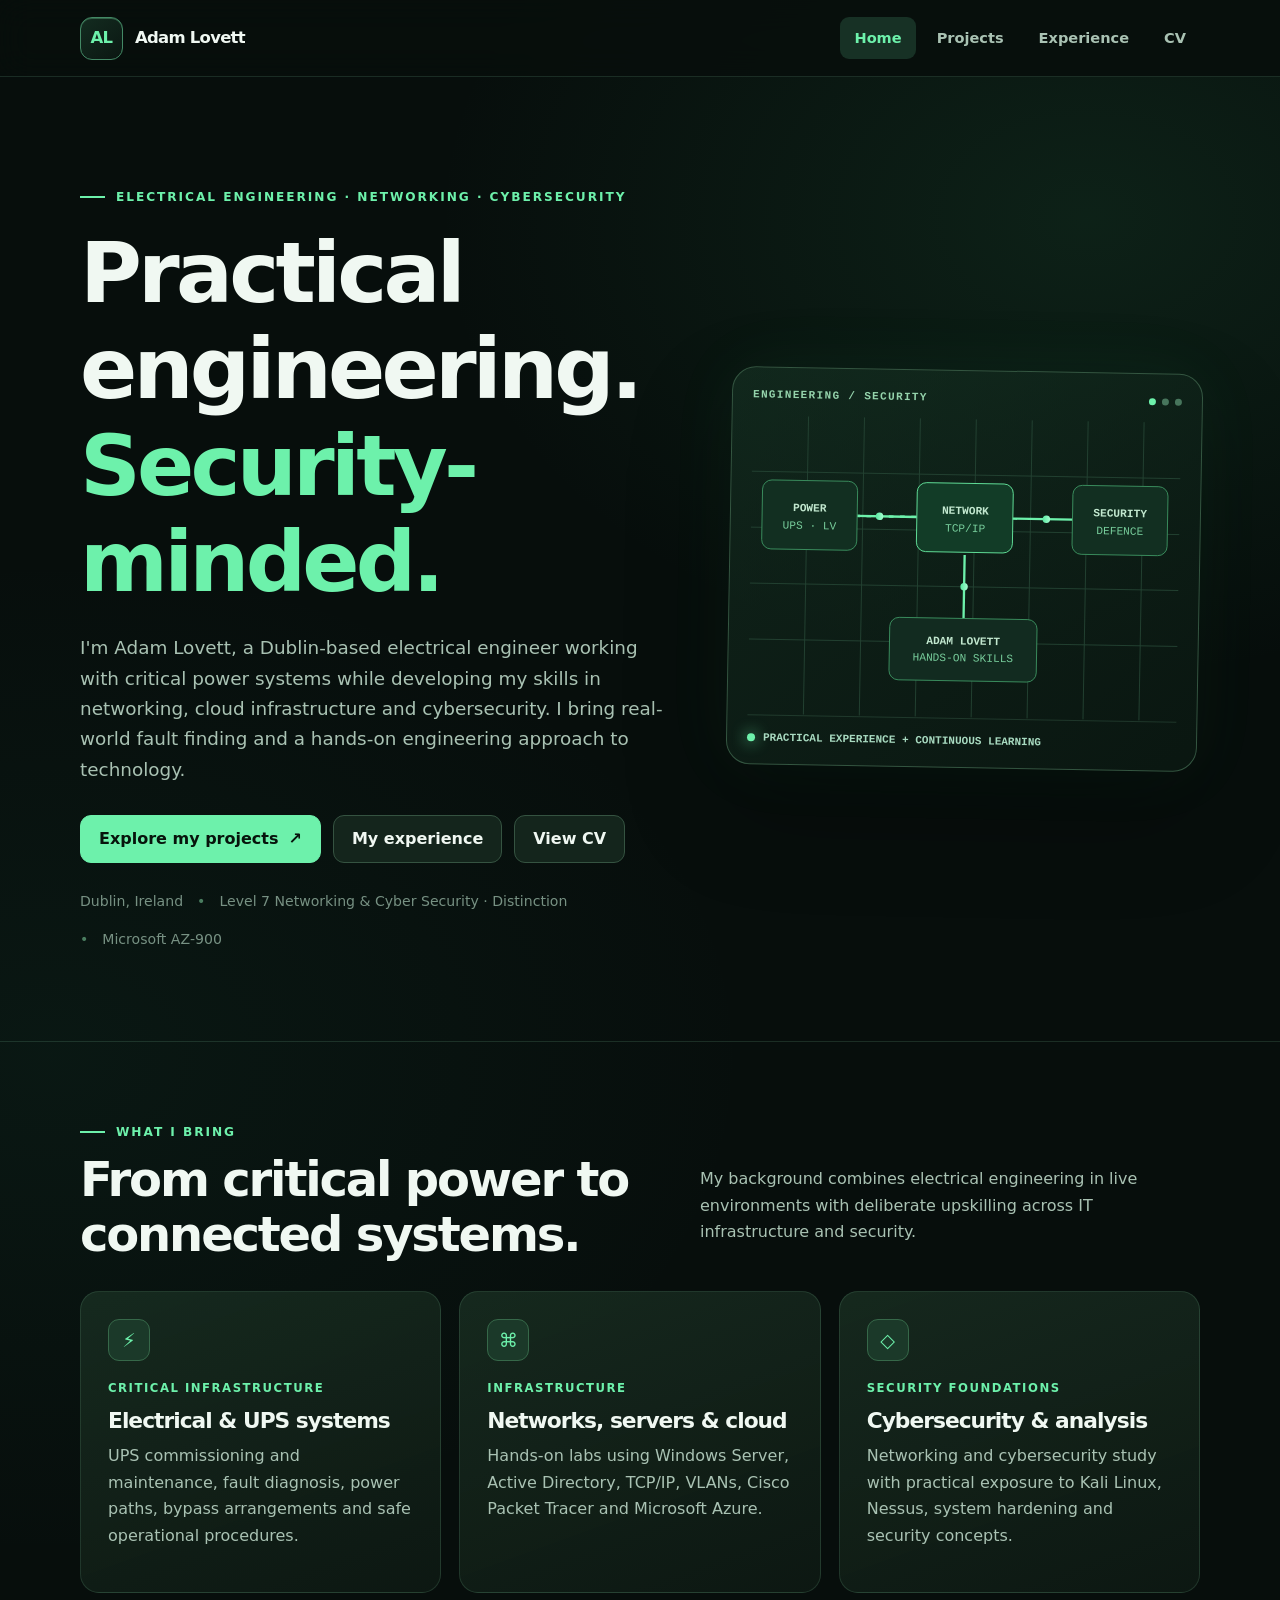
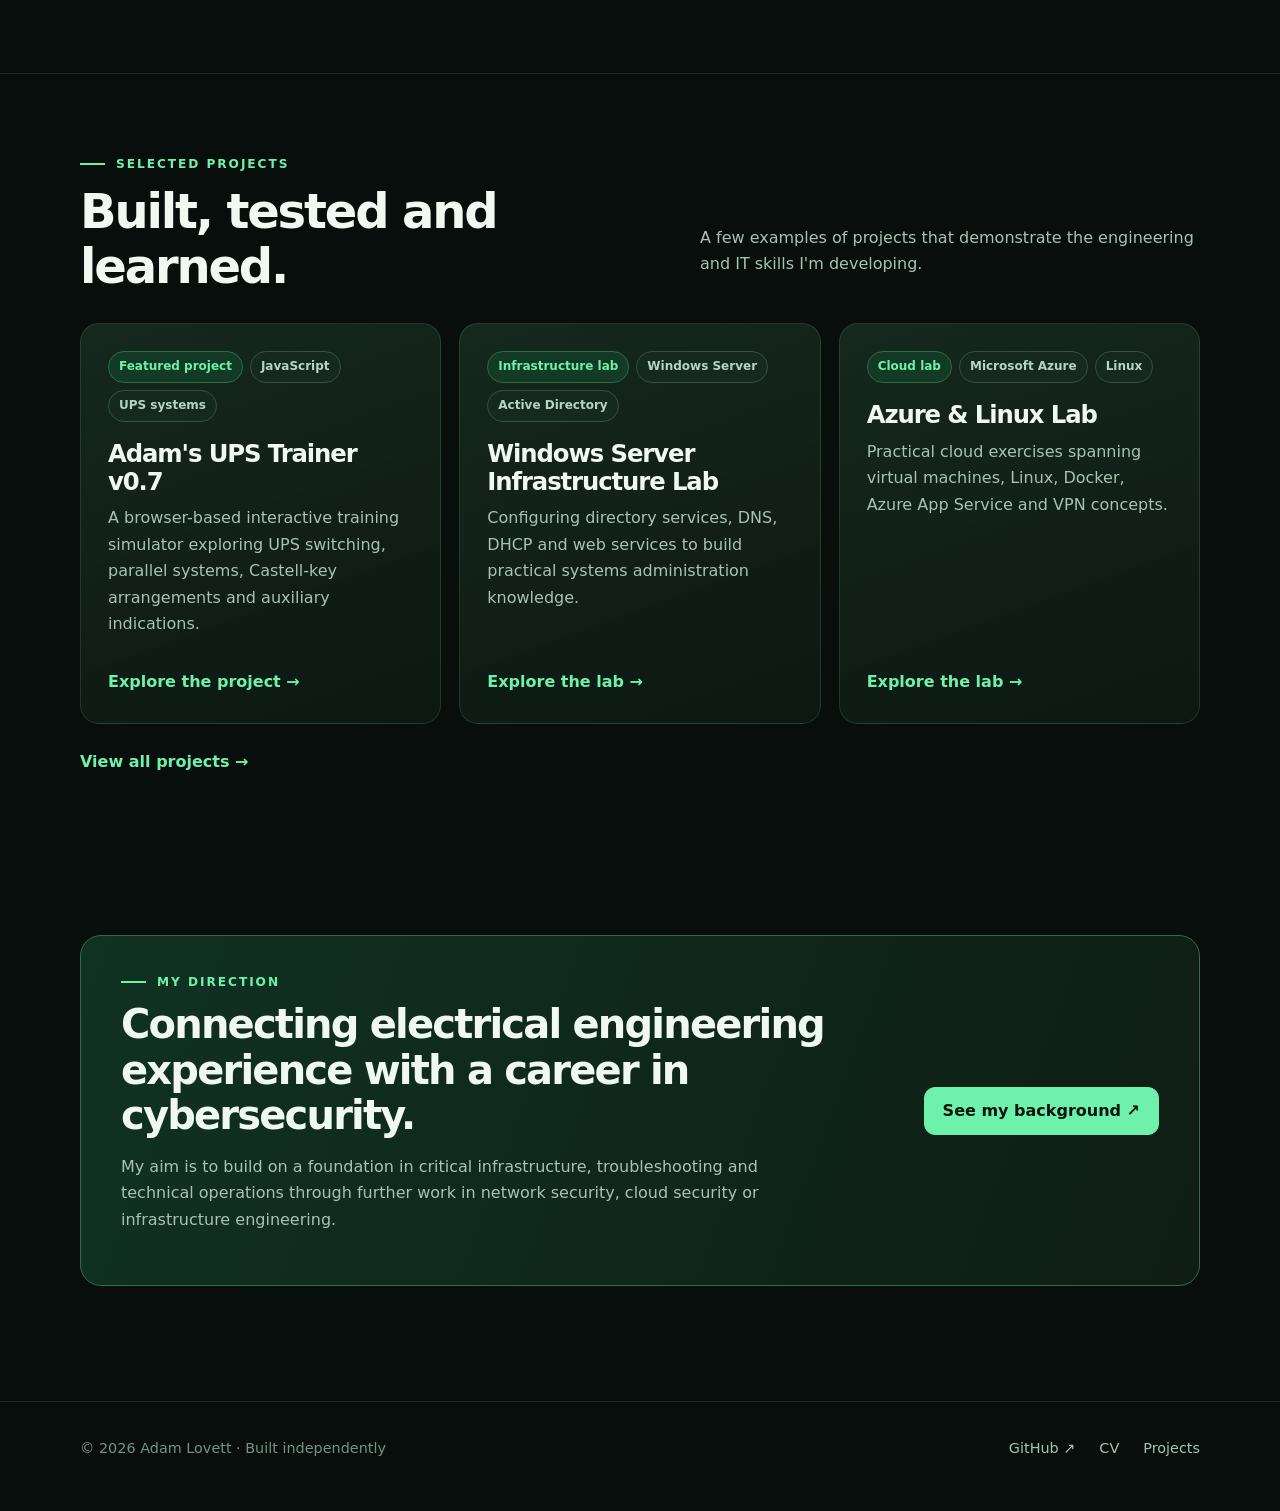
<file: index.html>
<!doctype html><html lang="en"><head><meta charset="utf-8"><meta name="viewport" content="width=device-width,initial-scale=1"><meta name="theme-color" content="#07100b"><meta name="description" content="Adam Lovett — electrical engineer with experience in critical power systems, networking, cloud infrastructure and cybersecurity."><title>Electrical Engineering &amp; Cybersecurity | Adam Lovett</title><link rel="icon" type="image/svg+xml" href="assets/favicon.svg"><link rel="stylesheet" href="assets/styles.css"></head><body><a class="skip-link" href="#main">Skip to content</a><header class="site-header"><div class="container nav"><a class="identity" href="index.html" aria-label="Adam Lovett home"><span class="monogram">AL</span><span>Adam Lovett</span></a><button class="menu-button" data-menu-button type="button" aria-expanded="false" aria-controls="main-navigation">Menu</button><nav class="nav-links" id="main-navigation" data-nav aria-label="Main navigation"><a href="index.html" class="active" aria-current="page">Home</a>
<a href="projects.html">Projects</a>
<a href="experience.html">Experience</a>
<a href="cv.html">CV</a></nav></div></header><main id="main"><section class="hero"><div class="container hero-grid"><div><div class="eyebrow">Electrical engineering · Networking · Cybersecurity</div><h1>Practical engineering.<br><span class="highlight">Security-minded.</span></h1><p class="lead">I'm Adam Lovett, a Dublin-based electrical engineer working with critical power systems while developing my skills in networking, cloud infrastructure and cybersecurity. I bring real-world fault finding and a hands-on engineering approach to technology.</p><div class="buttons"><a class="button primary" href="projects.html">Explore my projects <span aria-hidden="true">↗</span></a><a class="button" href="experience.html">My experience</a><a class="button" href="cv.html">View CV</a></div><div class="meta-row"><span>Dublin, Ireland</span><span>Level 7 Networking &amp; Cyber Security · Distinction</span><span>Microsoft AZ-900</span></div></div><div class="system-graphic" aria-label="Conceptual diagram connecting power engineering, networks and cybersecurity" role="img"><div class="graphic-head"><span>ENGINEERING / SECURITY</span><span class="graphic-dots"><i></i><i></i><i></i></span></div><svg viewBox="0 0 460 320" xmlns="http://www.w3.org/2000/svg" aria-hidden="true"><defs><linearGradient id="g" x1="0" x2="1"><stop stop-color="#58e7a0"/><stop offset="1" stop-color="#a5ffd1"/></linearGradient></defs><g stroke="#244333" stroke-width="1"><path d="M0 60H460M0 120H460M0 180H460M0 240H460M60 0V320M120 0V320M180 0V320M240 0V320M300 0V320M360 0V320M420 0V320"/></g><g fill="none" stroke="#6df1ab" stroke-width="2.5"><path d="M100 106H178M280 106H360M230 146V214"/><path d="M100 106H178" stroke-dasharray="5 7"/></g><g font-size="12" font-family="ui-monospace,monospace" fill="#c2e8cf" text-anchor="middle"><rect x="12" y="69" rx="10" width="102" height="74" fill="#122f21" stroke="#3c9261"/><text x="63" y="102" font-weight="bold">POWER</text><text x="63" y="121" fill="#78ce9c">UPS · LV</text><rect x="178" y="69" rx="10" width="103" height="74" fill="#123c27" stroke="#65e79d"/><text x="230" y="102" font-weight="bold">NETWORK</text><text x="230" y="121" fill="#78ce9c">TCP/IP</text><rect x="345" y="69" rx="10" width="102" height="74" fill="#122f21" stroke="#3c9261"/><text x="396" y="102" font-weight="bold">SECURITY</text><text x="396" y="121" fill="#78ce9c">DEFENCE</text><rect x="151" y="214" rx="10" width="158" height="67" fill="#122b20" stroke="#3c9261"/><text x="230" y="242" font-weight="bold">ADAM LOVETT</text><text x="230" y="260" fill="#78ce9c">HANDS-ON SKILLS</text></g><g fill="url(#g)"><circle cx="138" cy="106" r="4"/><circle cx="317" cy="106" r="4"/><circle cx="230" cy="180" r="4"/></g></svg><div class="graphic-footer"><span class="pulse"></span> PRACTICAL EXPERIENCE + CONTINUOUS LEARNING</div></div></div></section>
<section class="section"><div class="container"><div class="section-top"><div><div class="eyebrow">What I bring</div><h2>From critical power to connected systems.</h2></div><p>My background combines electrical engineering in live environments with deliberate upskilling across IT infrastructure and security.</p></div><div class="grid three"><article class="card capability"><div class="card-icon" aria-hidden="true">⚡</div><div class="kicker">Critical infrastructure</div><h3>Electrical &amp; UPS systems</h3><p>UPS commissioning and maintenance, fault diagnosis, power paths, bypass arrangements and safe operational procedures.</p></article><article class="card capability"><div class="card-icon" aria-hidden="true">⌘</div><div class="kicker">Infrastructure</div><h3>Networks, servers &amp; cloud</h3><p>Hands-on labs using Windows Server, Active Directory, TCP/IP, VLANs, Cisco Packet Tracer and Microsoft Azure.</p></article><article class="card capability"><div class="card-icon" aria-hidden="true">◇</div><div class="kicker">Security foundations</div><h3>Cybersecurity &amp; analysis</h3><p>Networking and cybersecurity study with practical exposure to Kali Linux, Nessus, system hardening and security concepts.</p></article></div></div></section>
<section class="section border"><div class="container"><div class="section-top"><div><div class="eyebrow">Selected projects</div><h2>Built, tested and learned.</h2></div><p>A few examples of projects that demonstrate the engineering and IT skills I'm developing.</p></div><div class="grid three"><article class="card project-card"><div class="tag-row"><span class="tag feature">Featured project</span><span class="tag">JavaScript</span><span class="tag">UPS systems</span></div><h3>Adam's UPS Trainer v0.7</h3><p>A browser-based interactive training simulator exploring UPS switching, parallel systems, Castell-key arrangements and auxiliary indications.</p><div class="actions"><a class="text-link" href="projects/ups-trainer.html">Explore the project →</a></div></article><article class="card project-card"><div class="tag-row"><span class="tag feature">Infrastructure lab</span><span class="tag">Windows Server</span><span class="tag">Active Directory</span></div><h3>Windows Server Infrastructure Lab</h3><p>Configuring directory services, DNS, DHCP and web services to build practical systems administration knowledge.</p><div class="actions"><a class="text-link" href="projects/windows-server.html">Explore the lab →</a></div></article><article class="card project-card"><div class="tag-row"><span class="tag feature">Cloud lab</span><span class="tag">Microsoft Azure</span><span class="tag">Linux</span></div><h3>Azure &amp; Linux Lab</h3><p>Practical cloud exercises spanning virtual machines, Linux, Docker, Azure App Service and VPN concepts.</p><div class="actions"><a class="text-link" href="projects/azure-cloud.html">Explore the lab →</a></div></article></div><div style="margin-top:25px"><a class="text-link" href="projects.html">View all projects →</a></div></div></section>
<section class="section"><div class="container"><div class="strip"><div><div class="eyebrow">My direction</div><h2>Connecting electrical engineering experience with a career in cybersecurity.</h2><p>My aim is to build on a foundation in critical infrastructure, troubleshooting and technical operations through further work in network security, cloud security or infrastructure engineering.</p></div><a class="button primary" href="cv.html">See my background ↗</a></div></div></section></main><footer class="footer"><div class="container footer-inner"><span>© <span data-year>2026</span> Adam Lovett · Built independently</span><div class="footer-links"><a href="https://github.com/McLovettt" target="_blank" rel="noopener noreferrer">GitHub ↗</a><a href="cv.html">CV</a><a href="projects.html">Projects</a></div></div></footer><script src="assets/app.js" defer></script></body></html>
</file>
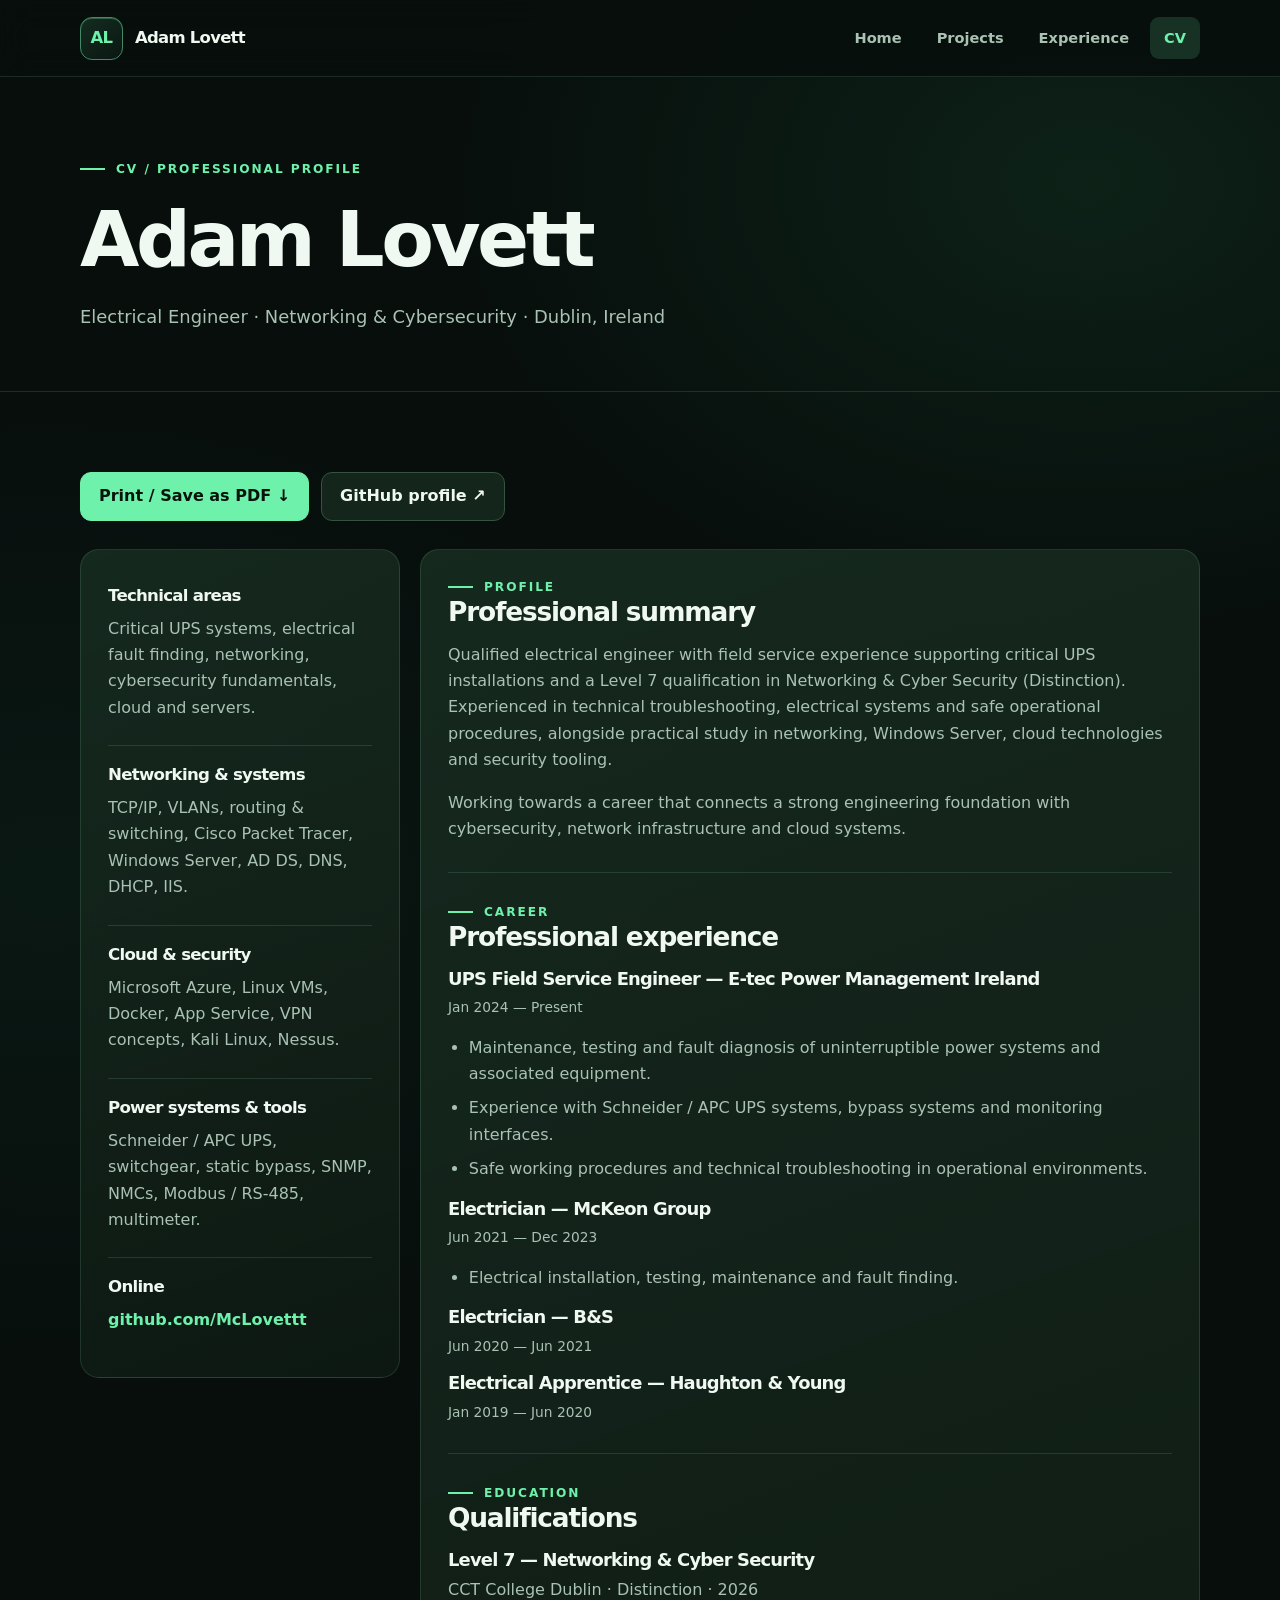
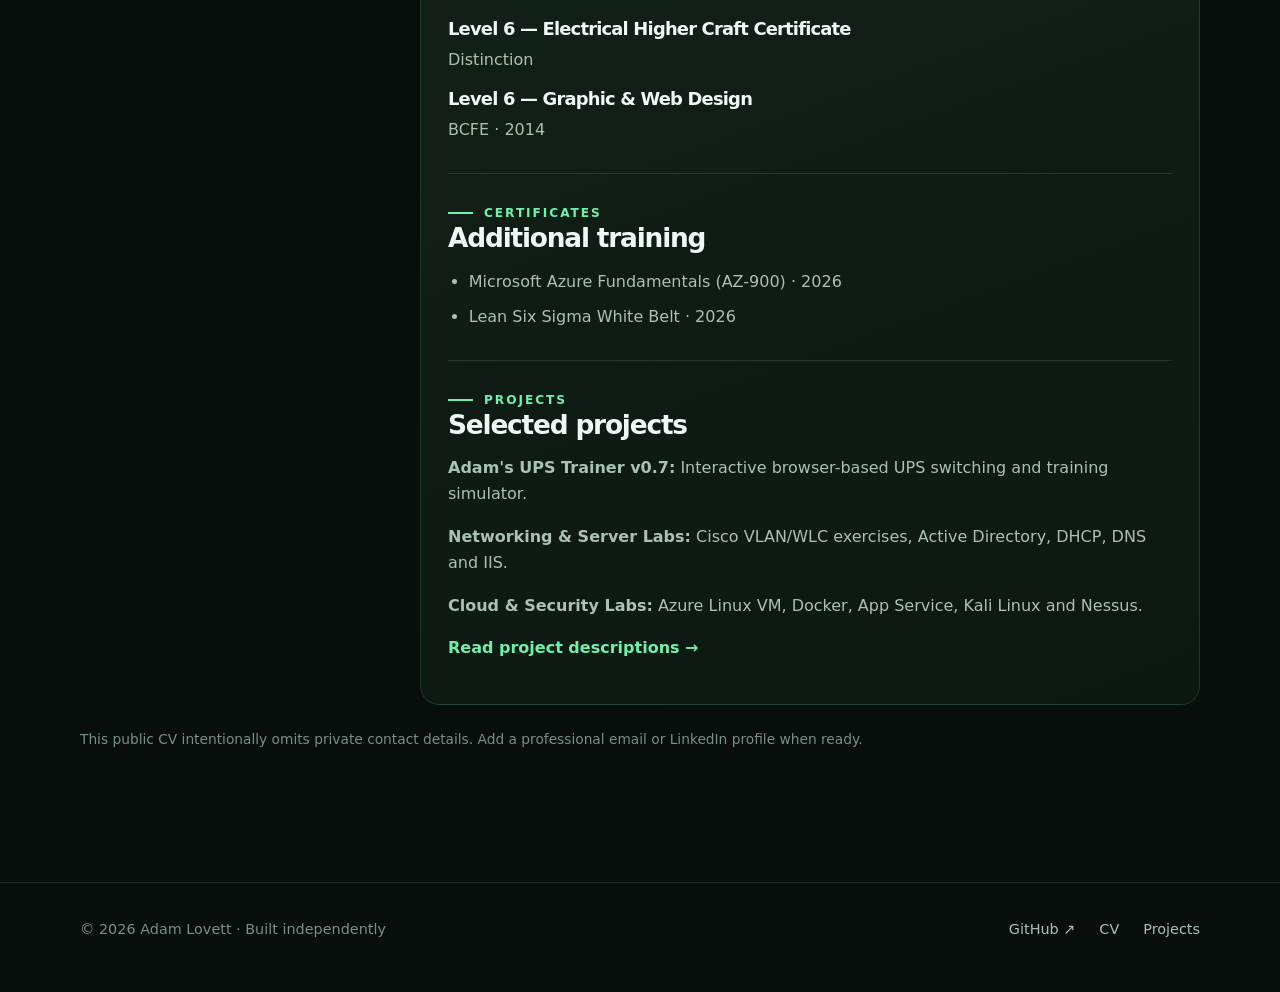
<file: cv.html>
<!doctype html><html lang="en"><head><meta charset="utf-8"><meta name="viewport" content="width=device-width,initial-scale=1"><meta name="theme-color" content="#07100b"><meta name="description" content="CV of Adam Lovett, UPS Field Service Engineer with Level 7 Networking and Cyber Security qualification."><title>CV | Adam Lovett</title><link rel="icon" type="image/svg+xml" href="assets/favicon.svg"><link rel="stylesheet" href="assets/styles.css"></head><body><a class="skip-link" href="#main">Skip to content</a><header class="site-header"><div class="container nav"><a class="identity" href="index.html" aria-label="Adam Lovett home"><span class="monogram">AL</span><span>Adam Lovett</span></a><button class="menu-button" data-menu-button type="button" aria-expanded="false" aria-controls="main-navigation">Menu</button><nav class="nav-links" id="main-navigation" data-nav aria-label="Main navigation"><a href="index.html">Home</a>
<a href="projects.html">Projects</a>
<a href="experience.html">Experience</a>
<a href="cv.html" class="active" aria-current="page">CV</a></nav></div></header><main id="main"><section class="page-hero"><div class="container"><div class="eyebrow">CV / professional profile</div><h1>Adam Lovett</h1><p>Electrical Engineer · Networking &amp; Cybersecurity · Dublin, Ireland</p></div></section><section class="section"><div class="container"><div class="buttons print-hide" style="margin-top:0;margin-bottom:28px"><button class="button primary" type="button" data-print-cv>Print / Save as PDF ↓</button><a class="button" href="https://github.com/McLovettt" target="_blank" rel="noopener noreferrer">GitHub profile ↗</a></div><div class="cv-layout"><aside class="card cv-side"><h3>Technical areas</h3><p>Critical UPS systems, electrical fault finding, networking, cybersecurity fundamentals, cloud and servers.</p><h3>Networking &amp; systems</h3><p>TCP/IP, VLANs, routing &amp; switching, Cisco Packet Tracer, Windows Server, AD DS, DNS, DHCP, IIS.</p><h3>Cloud &amp; security</h3><p>Microsoft Azure, Linux VMs, Docker, App Service, VPN concepts, Kali Linux, Nessus.</p><h3>Power systems &amp; tools</h3><p>Schneider / APC UPS, switchgear, static bypass, SNMP, NMCs, Modbus / RS-485, multimeter.</p><h3>Online</h3><p><a class="text-link" href="https://github.com/McLovettt">github.com/McLovettt</a></p></aside><div class="card cv-main"><section><div class="eyebrow">Profile</div><h2>Professional summary</h2><p>Qualified electrical engineer with field service experience supporting critical UPS installations and a Level 7 qualification in Networking &amp; Cyber Security (Distinction). Experienced in technical troubleshooting, electrical systems and safe operational procedures, alongside practical study in networking, Windows Server, cloud technologies and security tooling.</p><p>Working towards a career that connects a strong engineering foundation with cybersecurity, network infrastructure and cloud systems.</p></section><section><div class="eyebrow">Career</div><h2>Professional experience</h2><h3>UPS Field Service Engineer — E-tec Power Management Ireland</h3><p class="footnote">Jan 2024 — Present</p><ul><li>Maintenance, testing and fault diagnosis of uninterruptible power systems and associated equipment.</li><li>Experience with Schneider / APC UPS systems, bypass systems and monitoring interfaces.</li><li>Safe working procedures and technical troubleshooting in operational environments.</li></ul><h3>Electrician — McKeon Group</h3><p class="footnote">Jun 2021 — Dec 2023</p><ul><li>Electrical installation, testing, maintenance and fault finding.</li></ul><h3>Electrician — B&amp;S</h3><p class="footnote">Jun 2020 — Jun 2021</p><h3>Electrical Apprentice — Haughton &amp; Young</h3><p class="footnote">Jan 2019 — Jun 2020</p></section><section><div class="eyebrow">Education</div><h2>Qualifications</h2><h3>Level 7 — Networking &amp; Cyber Security</h3><p>CCT College Dublin · Distinction · 2026</p><h3>Level 6 — Electrical Higher Craft Certificate</h3><p>Distinction</p><h3>Level 6 — Graphic &amp; Web Design</h3><p>BCFE · 2014</p></section><section><div class="eyebrow">Certificates</div><h2>Additional training</h2><ul><li>Microsoft Azure Fundamentals (AZ-900) · 2026</li><li>Lean Six Sigma White Belt · 2026</li></ul></section><section><div class="eyebrow">Projects</div><h2>Selected projects</h2><p><strong>Adam's UPS Trainer v0.7:</strong> Interactive browser-based UPS switching and training simulator.</p><p><strong>Networking &amp; Server Labs:</strong> Cisco VLAN/WLC exercises, Active Directory, DHCP, DNS and IIS.</p><p><strong>Cloud &amp; Security Labs:</strong> Azure Linux VM, Docker, App Service, Kali Linux and Nessus.</p><p class="print-hide"><a class="text-link" href="projects.html">Read project descriptions →</a></p></section></div></div><p class="footnote" style="margin-top:23px">This public CV intentionally omits private contact details. Add a professional email or LinkedIn profile when ready.</p></div></section></main><footer class="footer"><div class="container footer-inner"><span>© <span data-year>2026</span> Adam Lovett · Built independently</span><div class="footer-links"><a href="https://github.com/McLovettt" target="_blank" rel="noopener noreferrer">GitHub ↗</a><a href="cv.html">CV</a><a href="projects.html">Projects</a></div></div></footer><script src="assets/app.js" defer></script></body></html>
</file>
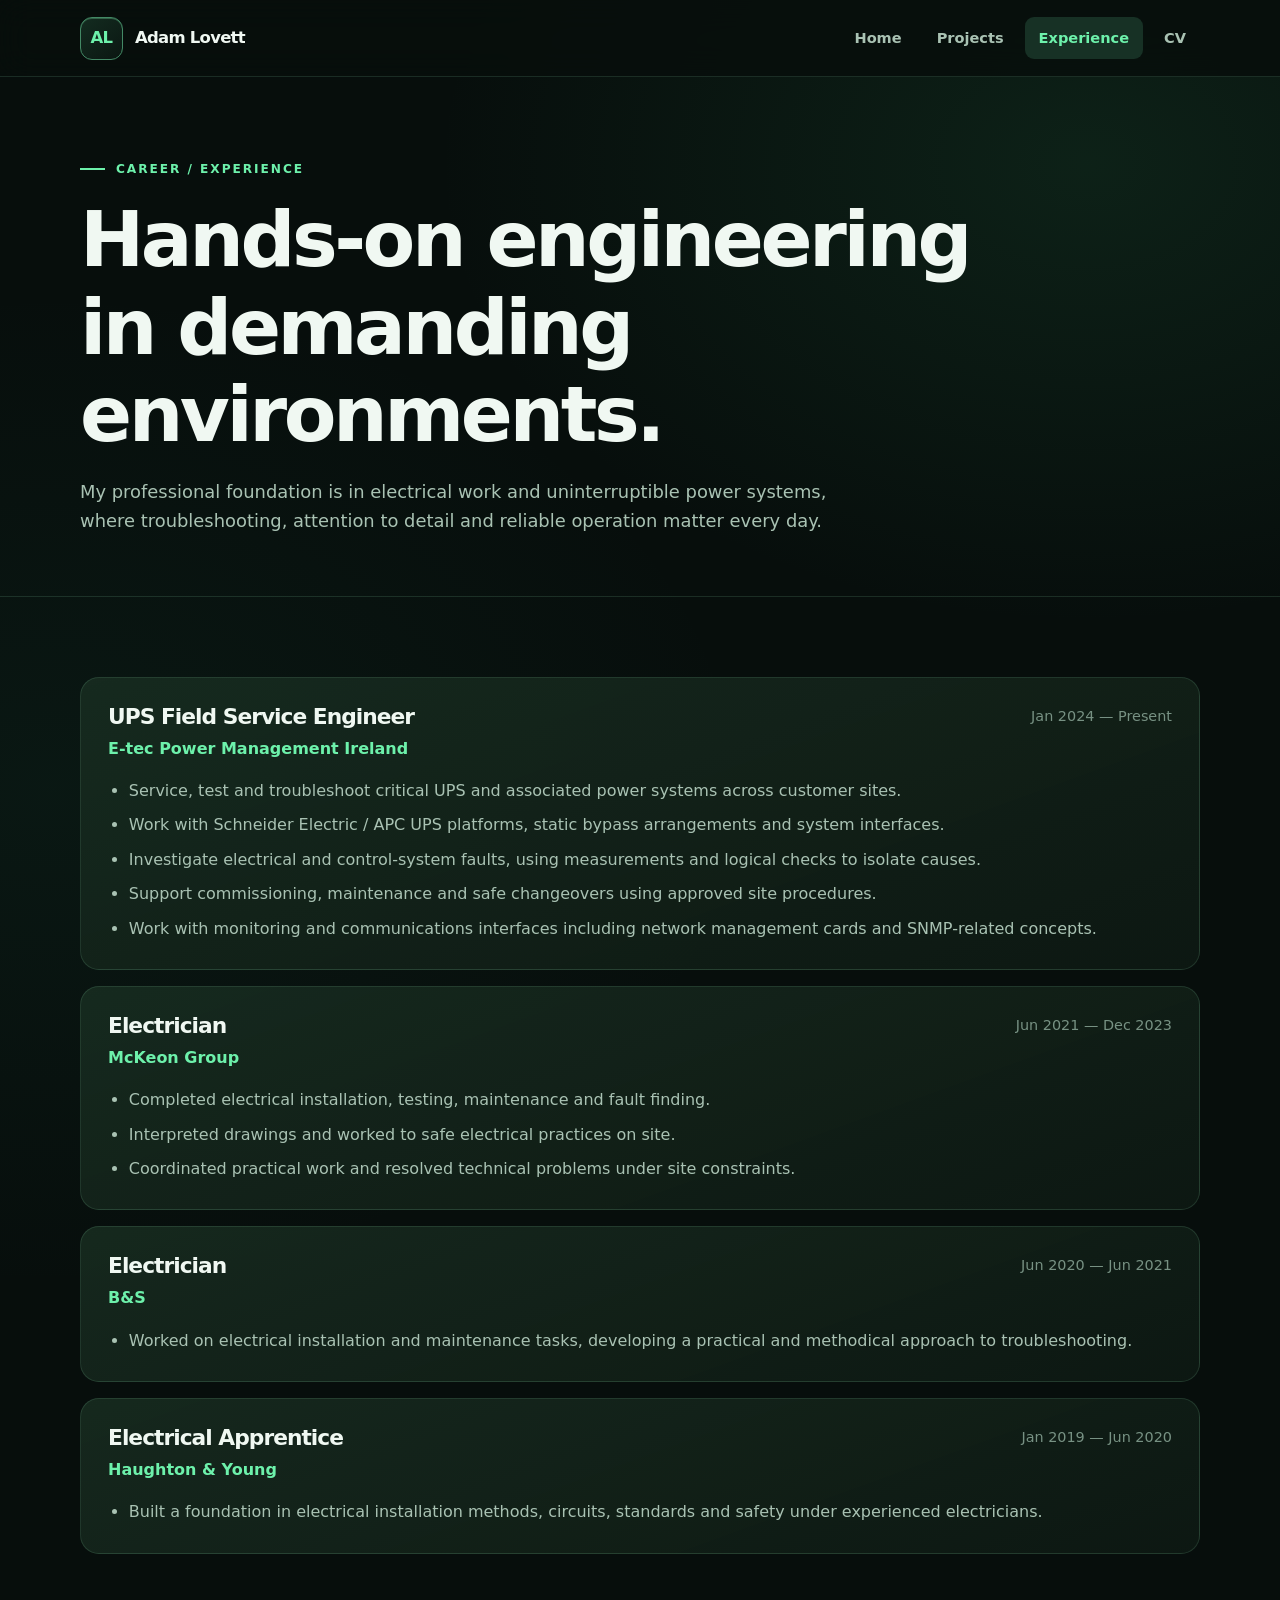
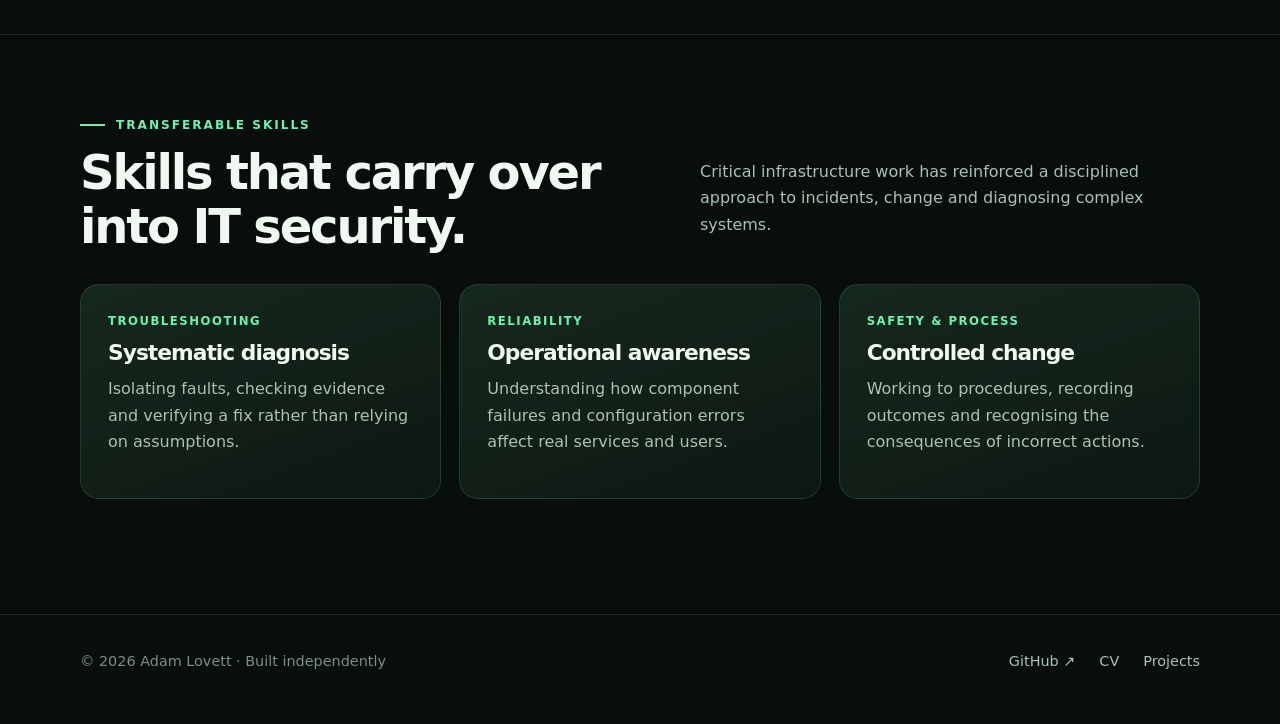
<file: experience.html>
<!doctype html><html lang="en"><head><meta charset="utf-8"><meta name="viewport" content="width=device-width,initial-scale=1"><meta name="theme-color" content="#07100b"><meta name="description" content="Work experience of Adam Lovett — UPS Field Service Engineer and electrician, Dublin Ireland."><title>Professional Experience | Adam Lovett</title><link rel="icon" type="image/svg+xml" href="assets/favicon.svg"><link rel="stylesheet" href="assets/styles.css"></head><body><a class="skip-link" href="#main">Skip to content</a><header class="site-header"><div class="container nav"><a class="identity" href="index.html" aria-label="Adam Lovett home"><span class="monogram">AL</span><span>Adam Lovett</span></a><button class="menu-button" data-menu-button type="button" aria-expanded="false" aria-controls="main-navigation">Menu</button><nav class="nav-links" id="main-navigation" data-nav aria-label="Main navigation"><a href="index.html">Home</a>
<a href="projects.html">Projects</a>
<a href="experience.html" class="active" aria-current="page">Experience</a>
<a href="cv.html">CV</a></nav></div></header><main id="main"><section class="page-hero"><div class="container"><div class="eyebrow">Career / experience</div><h1>Hands-on engineering in demanding environments.</h1><p>My professional foundation is in electrical work and uninterruptible power systems, where troubleshooting, attention to detail and reliable operation matter every day.</p></div></section><section class="section"><div class="container timeline"><article class="card role"><div class="role-top"><div><h3>UPS Field Service Engineer</h3><div class="company">E-tec Power Management Ireland</div></div><span class="dates">Jan 2024 — Present</span></div><ul><li>Service, test and troubleshoot critical UPS and associated power systems across customer sites.</li><li>Work with Schneider Electric / APC UPS platforms, static bypass arrangements and system interfaces.</li><li>Investigate electrical and control-system faults, using measurements and logical checks to isolate causes.</li><li>Support commissioning, maintenance and safe changeovers using approved site procedures.</li><li>Work with monitoring and communications interfaces including network management cards and SNMP-related concepts.</li></ul></article><article class="card role"><div class="role-top"><div><h3>Electrician</h3><div class="company">McKeon Group</div></div><span class="dates">Jun 2021 — Dec 2023</span></div><ul><li>Completed electrical installation, testing, maintenance and fault finding.</li><li>Interpreted drawings and worked to safe electrical practices on site.</li><li>Coordinated practical work and resolved technical problems under site constraints.</li></ul></article><article class="card role"><div class="role-top"><div><h3>Electrician</h3><div class="company">B&amp;S</div></div><span class="dates">Jun 2020 — Jun 2021</span></div><ul><li>Worked on electrical installation and maintenance tasks, developing a practical and methodical approach to troubleshooting.</li></ul></article><article class="card role"><div class="role-top"><div><h3>Electrical Apprentice</h3><div class="company">Haughton &amp; Young</div></div><span class="dates">Jan 2019 — Jun 2020</span></div><ul><li>Built a foundation in electrical installation methods, circuits, standards and safety under experienced electricians.</li></ul></article></div></section><section class="section border"><div class="container"><div class="section-top"><div><div class="eyebrow">Transferable skills</div><h2>Skills that carry over into IT security.</h2></div><p>Critical infrastructure work has reinforced a disciplined approach to incidents, change and diagnosing complex systems.</p></div><div class="grid three"><div class="card"><div class="kicker">Troubleshooting</div><h3>Systematic diagnosis</h3><p>Isolating faults, checking evidence and verifying a fix rather than relying on assumptions.</p></div><div class="card"><div class="kicker">Reliability</div><h3>Operational awareness</h3><p>Understanding how component failures and configuration errors affect real services and users.</p></div><div class="card"><div class="kicker">Safety &amp; process</div><h3>Controlled change</h3><p>Working to procedures, recording outcomes and recognising the consequences of incorrect actions.</p></div></div></div></section></main><footer class="footer"><div class="container footer-inner"><span>© <span data-year>2026</span> Adam Lovett · Built independently</span><div class="footer-links"><a href="https://github.com/McLovettt" target="_blank" rel="noopener noreferrer">GitHub ↗</a><a href="cv.html">CV</a><a href="projects.html">Projects</a></div></div></footer><script src="assets/app.js" defer></script></body></html>
</file>
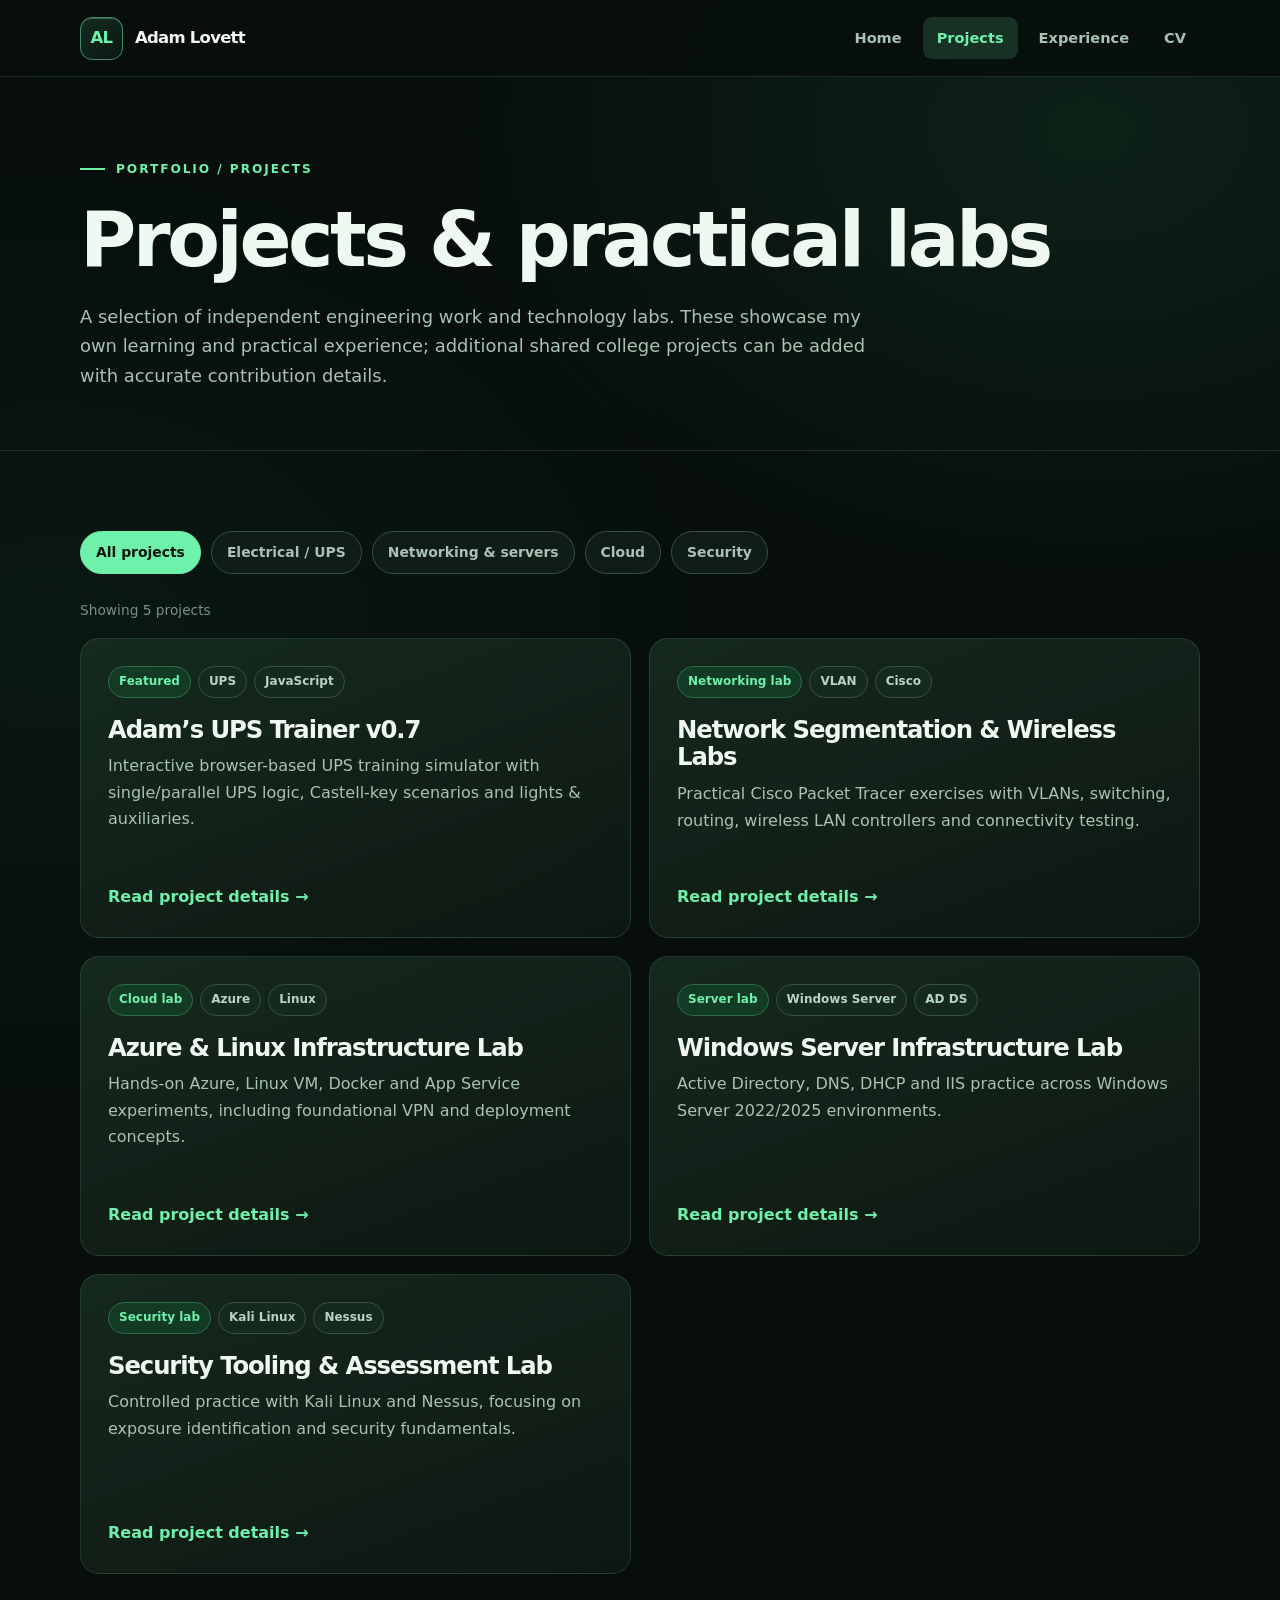
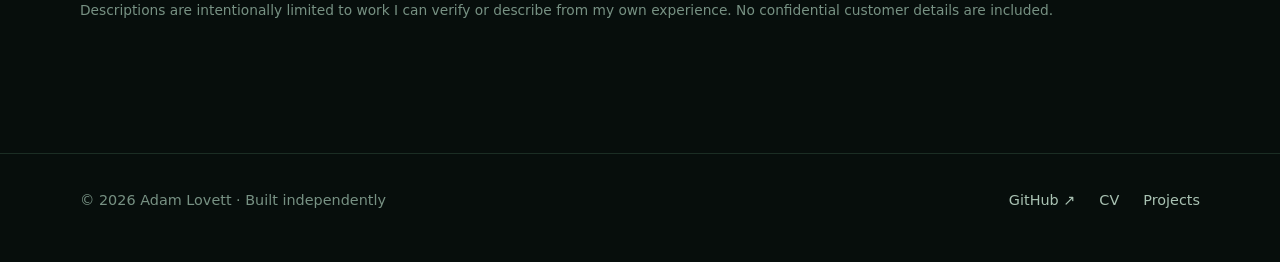
<file: projects.html>
<!doctype html><html lang="en"><head><meta charset="utf-8"><meta name="viewport" content="width=device-width,initial-scale=1"><meta name="theme-color" content="#07100b"><meta name="description" content="Selected practical electrical, networking, Azure cloud and cybersecurity projects by Adam Lovett."><title>Projects | Adam Lovett</title><link rel="icon" type="image/svg+xml" href="assets/favicon.svg"><link rel="stylesheet" href="assets/styles.css"></head><body><a class="skip-link" href="#main">Skip to content</a><header class="site-header"><div class="container nav"><a class="identity" href="index.html" aria-label="Adam Lovett home"><span class="monogram">AL</span><span>Adam Lovett</span></a><button class="menu-button" data-menu-button type="button" aria-expanded="false" aria-controls="main-navigation">Menu</button><nav class="nav-links" id="main-navigation" data-nav aria-label="Main navigation"><a href="index.html">Home</a>
<a href="projects.html" class="active" aria-current="page">Projects</a>
<a href="experience.html">Experience</a>
<a href="cv.html">CV</a></nav></div></header><main id="main"><section class="page-hero"><div class="container"><div class="eyebrow">Portfolio / projects</div><h1>Projects &amp; practical labs</h1><p>A selection of independent engineering work and technology labs. These showcase my own learning and practical experience; additional shared college projects can be added with accurate contribution details.</p></div></section><section class="section"><div class="container"><div class="filters print-hide" role="group" aria-label="Filter projects"><button type="button" class="filter active" data-filter="all" aria-pressed="true">All projects</button><button type="button" class="filter" data-filter="ups" aria-pressed="false">Electrical / UPS</button><button type="button" class="filter" data-filter="network" aria-pressed="false">Networking &amp; servers</button><button type="button" class="filter" data-filter="cloud" aria-pressed="false">Cloud</button><button type="button" class="filter" data-filter="security" aria-pressed="false">Security</button></div><p class="footnote print-hide" aria-live="polite" data-filter-status>Showing 5 projects</p><div class="grid two"><article class="card project-card" data-category="ups"><div class="tag-row"><span class="tag feature">Featured</span><span class="tag">UPS</span><span class="tag">JavaScript</span></div><h3>Adam’s UPS Trainer v0.7</h3><p>Interactive browser-based UPS training simulator with single/parallel UPS logic, Castell-key scenarios and lights & auxiliaries.</p><div class="actions"><a class="text-link" href="projects/ups-trainer.html">Read project details →</a></div></article>
<article class="card project-card" data-category="network"><div class="tag-row"><span class="tag feature">Networking lab</span><span class="tag">VLAN</span><span class="tag">Cisco</span></div><h3>Network Segmentation &amp; Wireless Labs</h3><p>Practical Cisco Packet Tracer exercises with VLANs, switching, routing, wireless LAN controllers and connectivity testing.</p><div class="actions"><a class="text-link" href="projects/networks.html">Read project details →</a></div></article>
<article class="card project-card" data-category="cloud"><div class="tag-row"><span class="tag feature">Cloud lab</span><span class="tag">Azure</span><span class="tag">Linux</span></div><h3>Azure &amp; Linux Infrastructure Lab</h3><p>Hands-on Azure, Linux VM, Docker and App Service experiments, including foundational VPN and deployment concepts.</p><div class="actions"><a class="text-link" href="projects/azure-cloud.html">Read project details →</a></div></article>
<article class="card project-card" data-category="network"><div class="tag-row"><span class="tag feature">Server lab</span><span class="tag">Windows Server</span><span class="tag">AD DS</span></div><h3>Windows Server Infrastructure Lab</h3><p>Active Directory, DNS, DHCP and IIS practice across Windows Server 2022/2025 environments.</p><div class="actions"><a class="text-link" href="projects/windows-server.html">Read project details →</a></div></article>
<article class="card project-card" data-category="security"><div class="tag-row"><span class="tag feature">Security lab</span><span class="tag">Kali Linux</span><span class="tag">Nessus</span></div><h3>Security Tooling &amp; Assessment Lab</h3><p>Controlled practice with Kali Linux and Nessus, focusing on exposure identification and security fundamentals.</p><div class="actions"><a class="text-link" href="projects/security-lab.html">Read project details →</a></div></article></div><p class="footnote" style="margin-top:25px">Descriptions are intentionally limited to work I can verify or describe from my own experience. No confidential customer details are included.</p></div></section></main><footer class="footer"><div class="container footer-inner"><span>© <span data-year>2026</span> Adam Lovett · Built independently</span><div class="footer-links"><a href="https://github.com/McLovettt" target="_blank" rel="noopener noreferrer">GitHub ↗</a><a href="cv.html">CV</a><a href="projects.html">Projects</a></div></div></footer><script src="assets/app.js" defer></script></body></html>
</file>
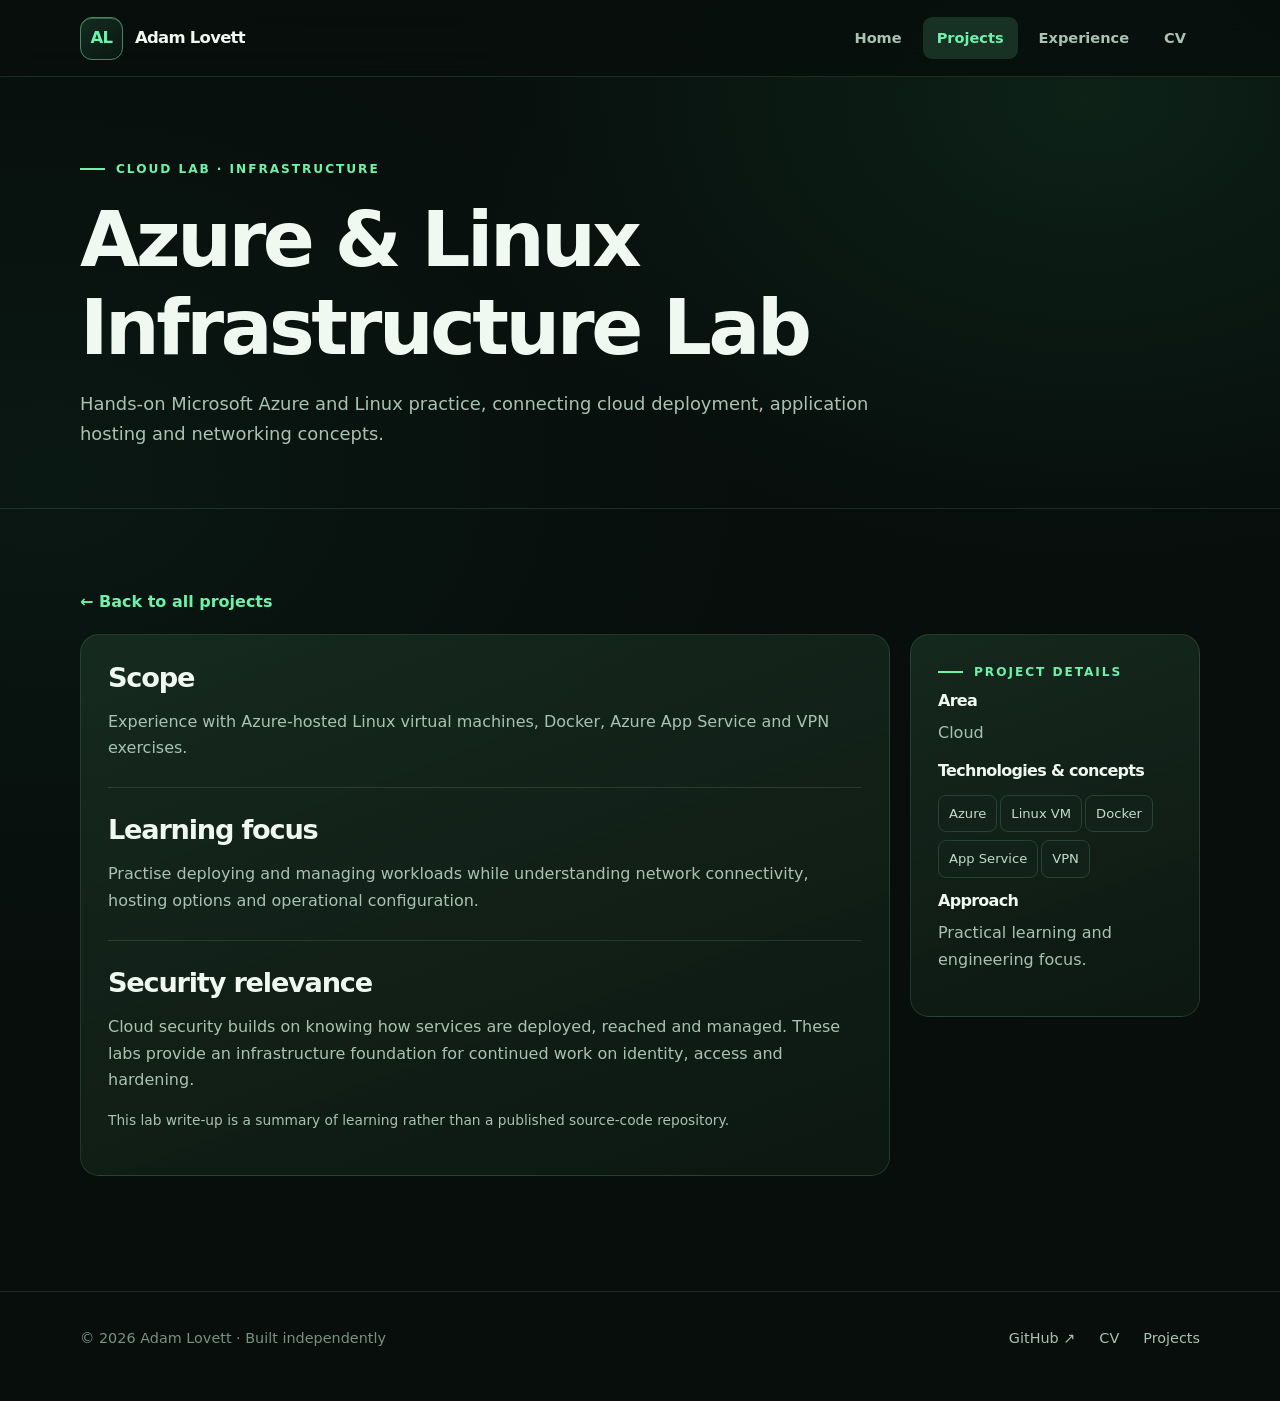
<file: projects/azure-cloud.html>
<!doctype html><html lang="en"><head><meta charset="utf-8"><meta name="viewport" content="width=device-width,initial-scale=1"><meta name="theme-color" content="#07100b"><meta name="description" content="Azure &amp; Linux Infrastructure Lab — project case study by Adam Lovett."><title>Azure &amp; Linux Infrastructure Lab | Adam Lovett</title><link rel="icon" type="image/svg+xml" href="../assets/favicon.svg"><link rel="stylesheet" href="../assets/styles.css"></head><body><a class="skip-link" href="#main">Skip to content</a><header class="site-header"><div class="container nav"><a class="identity" href="../index.html" aria-label="Adam Lovett home"><span class="monogram">AL</span><span>Adam Lovett</span></a><button class="menu-button" data-menu-button type="button" aria-expanded="false" aria-controls="main-navigation">Menu</button><nav class="nav-links" id="main-navigation" data-nav aria-label="Main navigation"><a href="../index.html">Home</a>
<a href="../projects.html" class="active" aria-current="page">Projects</a>
<a href="../experience.html">Experience</a>
<a href="../cv.html">CV</a></nav></div></header><main id="main"><section class="page-hero"><div class="container"><div class="eyebrow">Cloud lab · Infrastructure</div><h1>Azure &amp; Linux Infrastructure Lab</h1><p>Hands-on Microsoft Azure and Linux practice, connecting cloud deployment, application hosting and networking concepts.</p></div></section><section class="section"><div class="container"><a class="back-link" href="../projects.html">← Back to all projects</a><div class="case-layout"><article class="card case-main"><section><h2>Scope</h2><p>Experience with Azure-hosted Linux virtual machines, Docker, Azure App Service and VPN exercises.</p></section><section><h2>Learning focus</h2><p>Practise deploying and managing workloads while understanding network connectivity, hosting options and operational configuration.</p></section><section><h2>Security relevance</h2><p>Cloud security builds on knowing how services are deployed, reached and managed. These labs provide an infrastructure foundation for continued work on identity, access and hardening.</p></section><p class="footnote">This lab write-up is a summary of learning rather than a published source-code repository.</p></article><aside class="card case-sidebar"><div class="eyebrow">Project details</div><h3>Area</h3><p class="muted">Cloud</p><h3>Technologies &amp; concepts</h3><div><span class="chip">Azure</span><span class="chip">Linux VM</span><span class="chip">Docker</span><span class="chip">App Service</span><span class="chip">VPN</span></div><h3>Approach</h3><p class="muted">Practical learning and engineering focus.</p></aside></div></div></section></main><footer class="footer"><div class="container footer-inner"><span>© <span data-year>2026</span> Adam Lovett · Built independently</span><div class="footer-links"><a href="https://github.com/McLovettt" target="_blank" rel="noopener noreferrer">GitHub ↗</a><a href="../cv.html">CV</a><a href="../projects.html">Projects</a></div></div></footer><script src="../assets/app.js" defer></script></body></html>
</file>
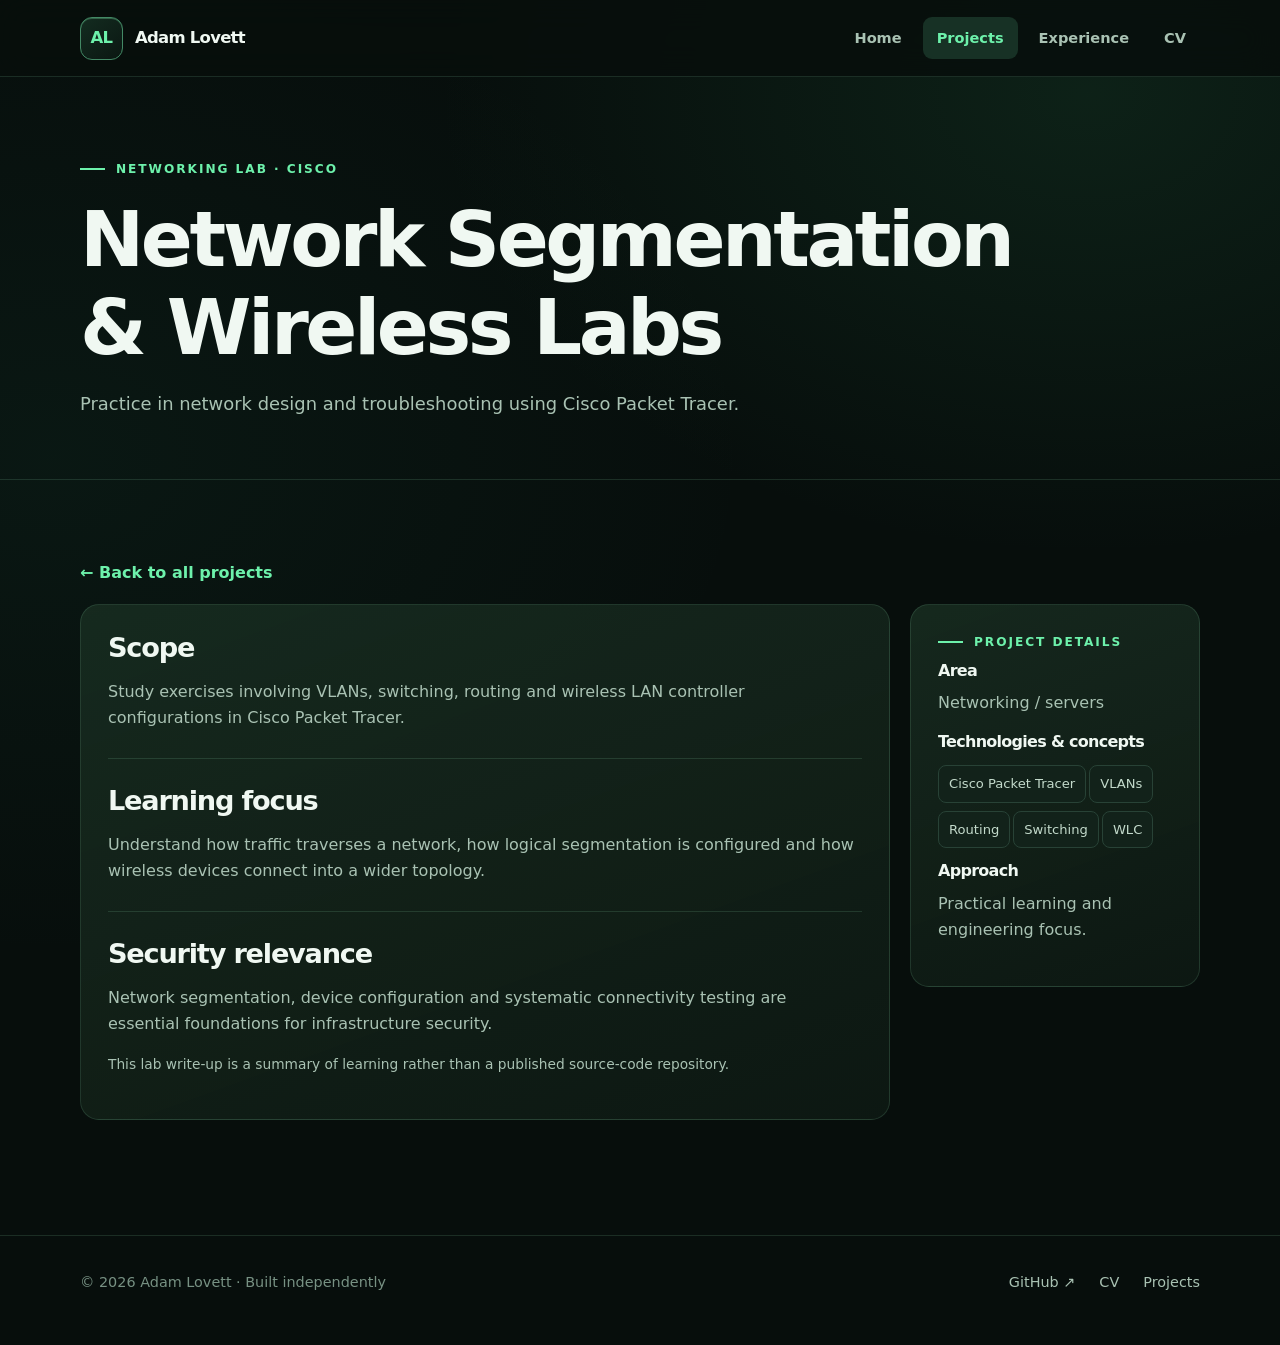
<file: projects/networks.html>
<!doctype html><html lang="en"><head><meta charset="utf-8"><meta name="viewport" content="width=device-width,initial-scale=1"><meta name="theme-color" content="#07100b"><meta name="description" content="Network Segmentation &amp; Wireless Labs — project case study by Adam Lovett."><title>Network Segmentation &amp; Wireless Labs | Adam Lovett</title><link rel="icon" type="image/svg+xml" href="../assets/favicon.svg"><link rel="stylesheet" href="../assets/styles.css"></head><body><a class="skip-link" href="#main">Skip to content</a><header class="site-header"><div class="container nav"><a class="identity" href="../index.html" aria-label="Adam Lovett home"><span class="monogram">AL</span><span>Adam Lovett</span></a><button class="menu-button" data-menu-button type="button" aria-expanded="false" aria-controls="main-navigation">Menu</button><nav class="nav-links" id="main-navigation" data-nav aria-label="Main navigation"><a href="../index.html">Home</a>
<a href="../projects.html" class="active" aria-current="page">Projects</a>
<a href="../experience.html">Experience</a>
<a href="../cv.html">CV</a></nav></div></header><main id="main"><section class="page-hero"><div class="container"><div class="eyebrow">Networking lab · Cisco</div><h1>Network Segmentation &amp; Wireless Labs</h1><p>Practice in network design and troubleshooting using Cisco Packet Tracer.</p></div></section><section class="section"><div class="container"><a class="back-link" href="../projects.html">← Back to all projects</a><div class="case-layout"><article class="card case-main"><section><h2>Scope</h2><p>Study exercises involving VLANs, switching, routing and wireless LAN controller configurations in Cisco Packet Tracer.</p></section><section><h2>Learning focus</h2><p>Understand how traffic traverses a network, how logical segmentation is configured and how wireless devices connect into a wider topology.</p></section><section><h2>Security relevance</h2><p>Network segmentation, device configuration and systematic connectivity testing are essential foundations for infrastructure security.</p></section><p class="footnote">This lab write-up is a summary of learning rather than a published source-code repository.</p></article><aside class="card case-sidebar"><div class="eyebrow">Project details</div><h3>Area</h3><p class="muted">Networking / servers</p><h3>Technologies &amp; concepts</h3><div><span class="chip">Cisco Packet Tracer</span><span class="chip">VLANs</span><span class="chip">Routing</span><span class="chip">Switching</span><span class="chip">WLC</span></div><h3>Approach</h3><p class="muted">Practical learning and engineering focus.</p></aside></div></div></section></main><footer class="footer"><div class="container footer-inner"><span>© <span data-year>2026</span> Adam Lovett · Built independently</span><div class="footer-links"><a href="https://github.com/McLovettt" target="_blank" rel="noopener noreferrer">GitHub ↗</a><a href="../cv.html">CV</a><a href="../projects.html">Projects</a></div></div></footer><script src="../assets/app.js" defer></script></body></html>
</file>
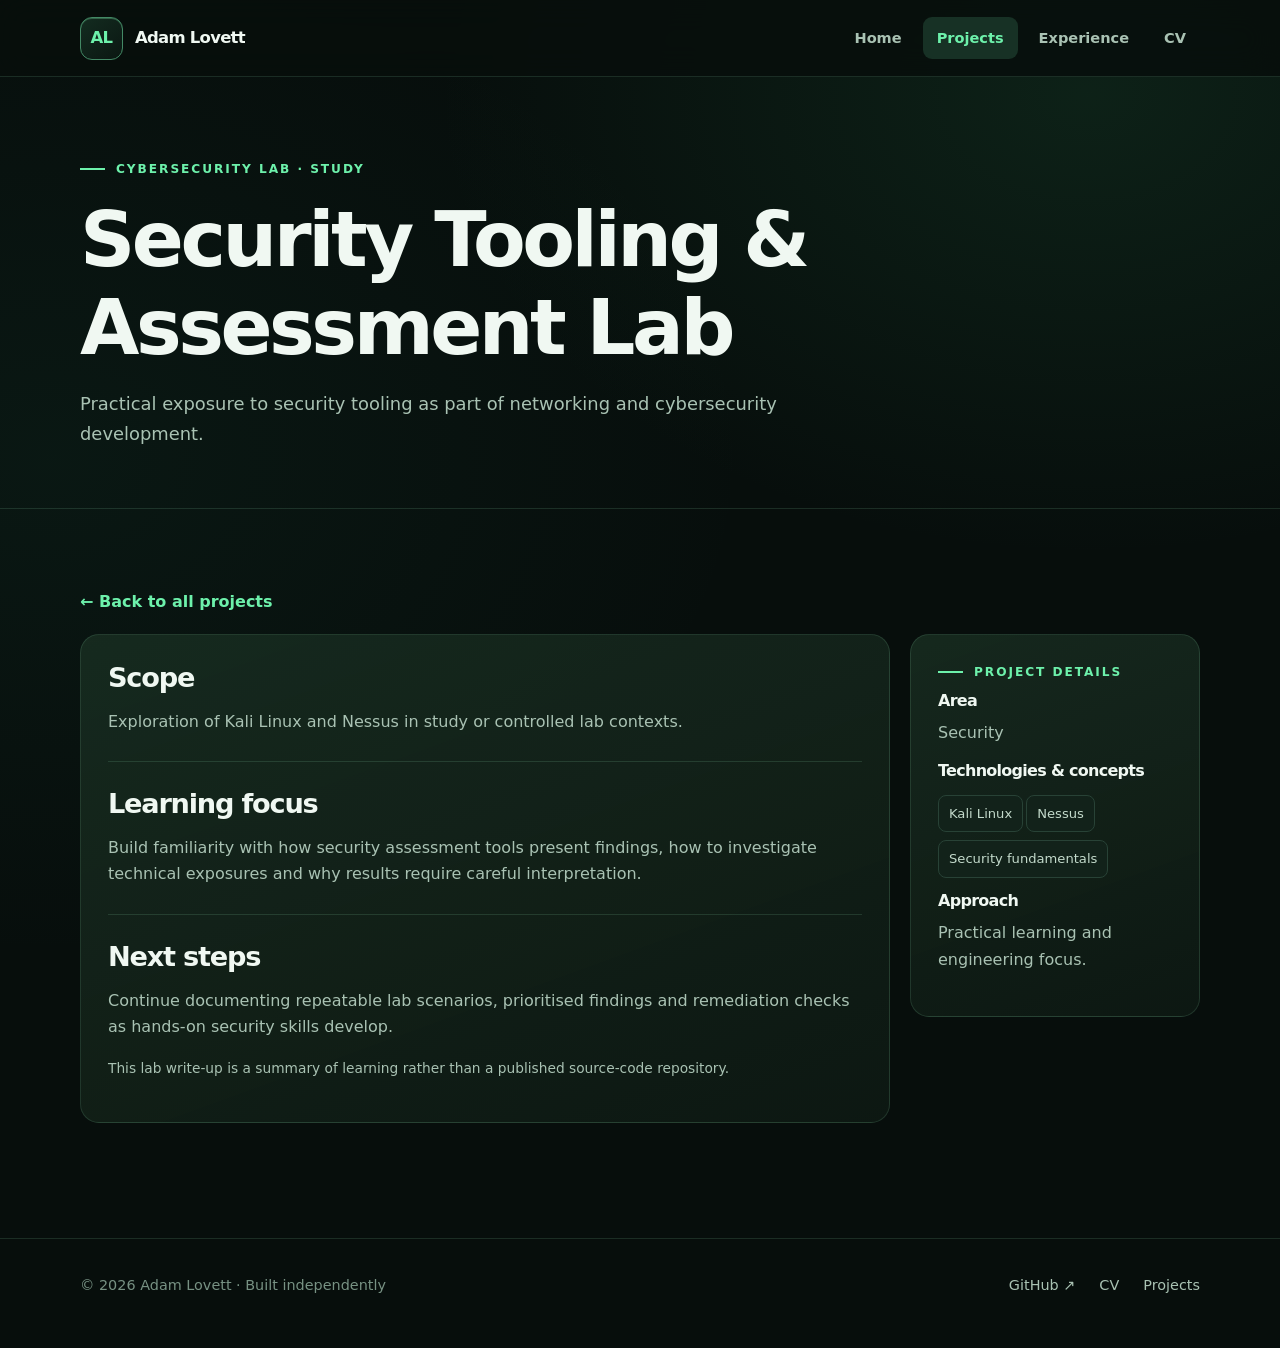
<file: projects/security-lab.html>
<!doctype html><html lang="en"><head><meta charset="utf-8"><meta name="viewport" content="width=device-width,initial-scale=1"><meta name="theme-color" content="#07100b"><meta name="description" content="Security Tooling &amp; Assessment Lab — project case study by Adam Lovett."><title>Security Tooling &amp; Assessment Lab | Adam Lovett</title><link rel="icon" type="image/svg+xml" href="../assets/favicon.svg"><link rel="stylesheet" href="../assets/styles.css"></head><body><a class="skip-link" href="#main">Skip to content</a><header class="site-header"><div class="container nav"><a class="identity" href="../index.html" aria-label="Adam Lovett home"><span class="monogram">AL</span><span>Adam Lovett</span></a><button class="menu-button" data-menu-button type="button" aria-expanded="false" aria-controls="main-navigation">Menu</button><nav class="nav-links" id="main-navigation" data-nav aria-label="Main navigation"><a href="../index.html">Home</a>
<a href="../projects.html" class="active" aria-current="page">Projects</a>
<a href="../experience.html">Experience</a>
<a href="../cv.html">CV</a></nav></div></header><main id="main"><section class="page-hero"><div class="container"><div class="eyebrow">Cybersecurity lab · Study</div><h1>Security Tooling &amp; Assessment Lab</h1><p>Practical exposure to security tooling as part of networking and cybersecurity development.</p></div></section><section class="section"><div class="container"><a class="back-link" href="../projects.html">← Back to all projects</a><div class="case-layout"><article class="card case-main"><section><h2>Scope</h2><p>Exploration of Kali Linux and Nessus in study or controlled lab contexts.</p></section><section><h2>Learning focus</h2><p>Build familiarity with how security assessment tools present findings, how to investigate technical exposures and why results require careful interpretation.</p></section><section><h2>Next steps</h2><p>Continue documenting repeatable lab scenarios, prioritised findings and remediation checks as hands-on security skills develop.</p></section><p class="footnote">This lab write-up is a summary of learning rather than a published source-code repository.</p></article><aside class="card case-sidebar"><div class="eyebrow">Project details</div><h3>Area</h3><p class="muted">Security</p><h3>Technologies &amp; concepts</h3><div><span class="chip">Kali Linux</span><span class="chip">Nessus</span><span class="chip">Security fundamentals</span></div><h3>Approach</h3><p class="muted">Practical learning and engineering focus.</p></aside></div></div></section></main><footer class="footer"><div class="container footer-inner"><span>© <span data-year>2026</span> Adam Lovett · Built independently</span><div class="footer-links"><a href="https://github.com/McLovettt" target="_blank" rel="noopener noreferrer">GitHub ↗</a><a href="../cv.html">CV</a><a href="../projects.html">Projects</a></div></div></footer><script src="../assets/app.js" defer></script></body></html>
</file>
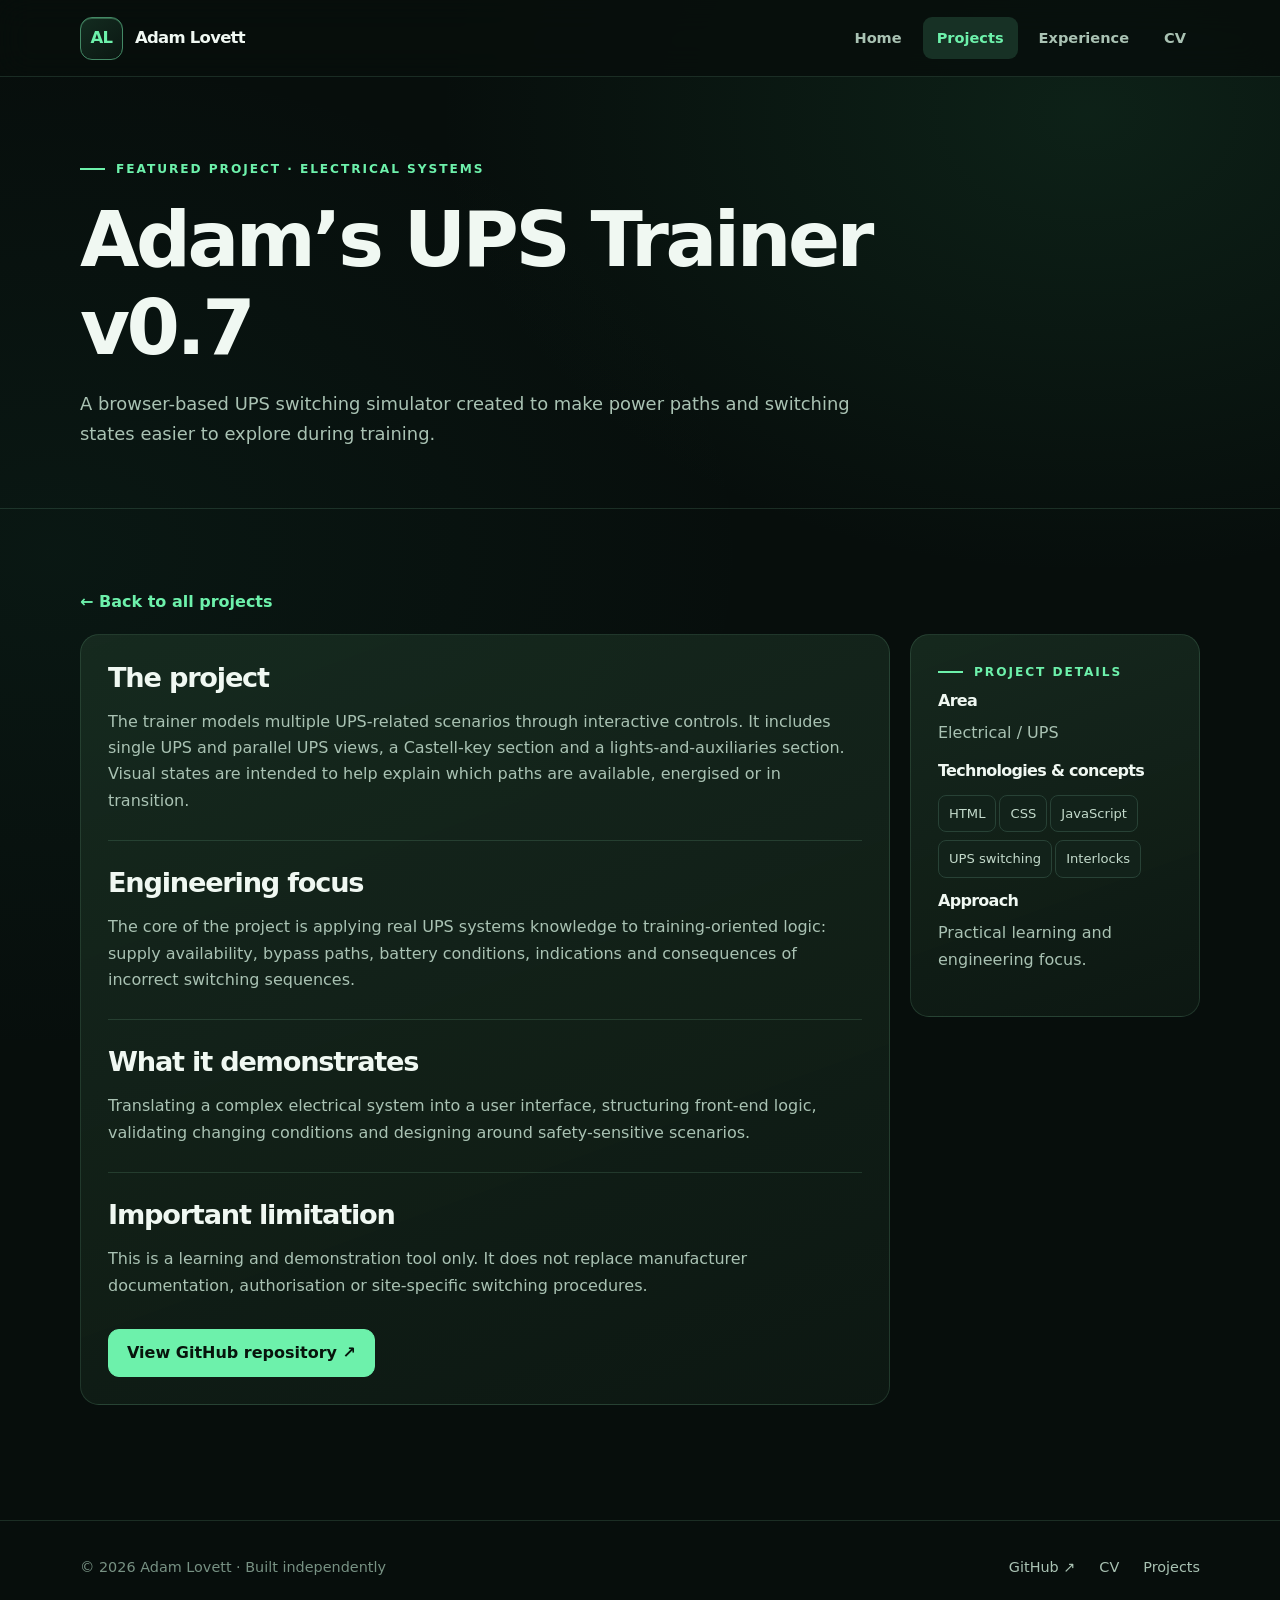
<file: projects/ups-trainer.html>
<!doctype html><html lang="en"><head><meta charset="utf-8"><meta name="viewport" content="width=device-width,initial-scale=1"><meta name="theme-color" content="#07100b"><meta name="description" content="Adam’s UPS Trainer v0.7 — project case study by Adam Lovett."><title>Adam’s UPS Trainer v0.7 | Adam Lovett</title><link rel="icon" type="image/svg+xml" href="../assets/favicon.svg"><link rel="stylesheet" href="../assets/styles.css"></head><body><a class="skip-link" href="#main">Skip to content</a><header class="site-header"><div class="container nav"><a class="identity" href="../index.html" aria-label="Adam Lovett home"><span class="monogram">AL</span><span>Adam Lovett</span></a><button class="menu-button" data-menu-button type="button" aria-expanded="false" aria-controls="main-navigation">Menu</button><nav class="nav-links" id="main-navigation" data-nav aria-label="Main navigation"><a href="../index.html">Home</a>
<a href="../projects.html" class="active" aria-current="page">Projects</a>
<a href="../experience.html">Experience</a>
<a href="../cv.html">CV</a></nav></div></header><main id="main"><section class="page-hero"><div class="container"><div class="eyebrow">Featured project · Electrical systems</div><h1>Adam’s UPS Trainer v0.7</h1><p>A browser-based UPS switching simulator created to make power paths and switching states easier to explore during training.</p></div></section><section class="section"><div class="container"><a class="back-link" href="../projects.html">← Back to all projects</a><div class="case-layout"><article class="card case-main"><section><h2>The project</h2><p>The trainer models multiple UPS-related scenarios through interactive controls. It includes single UPS and parallel UPS views, a Castell-key section and a lights-and-auxiliaries section. Visual states are intended to help explain which paths are available, energised or in transition.</p></section><section><h2>Engineering focus</h2><p>The core of the project is applying real UPS systems knowledge to training-oriented logic: supply availability, bypass paths, battery conditions, indications and consequences of incorrect switching sequences.</p></section><section><h2>What it demonstrates</h2><p>Translating a complex electrical system into a user interface, structuring front-end logic, validating changing conditions and designing around safety-sensitive scenarios.</p></section><section><h2>Important limitation</h2><p>This is a learning and demonstration tool only. It does not replace manufacturer documentation, authorisation or site-specific switching procedures.</p></section><div class="buttons"><a class="button primary" target="_blank" rel="noopener noreferrer" href="https://github.com/McLovettt/Adams-UPS-Mimic">View GitHub repository ↗</a></div></article><aside class="card case-sidebar"><div class="eyebrow">Project details</div><h3>Area</h3><p class="muted">Electrical / UPS</p><h3>Technologies &amp; concepts</h3><div><span class="chip">HTML</span><span class="chip">CSS</span><span class="chip">JavaScript</span><span class="chip">UPS switching</span><span class="chip">Interlocks</span></div><h3>Approach</h3><p class="muted">Practical learning and engineering focus.</p></aside></div></div></section></main><footer class="footer"><div class="container footer-inner"><span>© <span data-year>2026</span> Adam Lovett · Built independently</span><div class="footer-links"><a href="https://github.com/McLovettt" target="_blank" rel="noopener noreferrer">GitHub ↗</a><a href="../cv.html">CV</a><a href="../projects.html">Projects</a></div></div></footer><script src="../assets/app.js" defer></script></body></html>
</file>
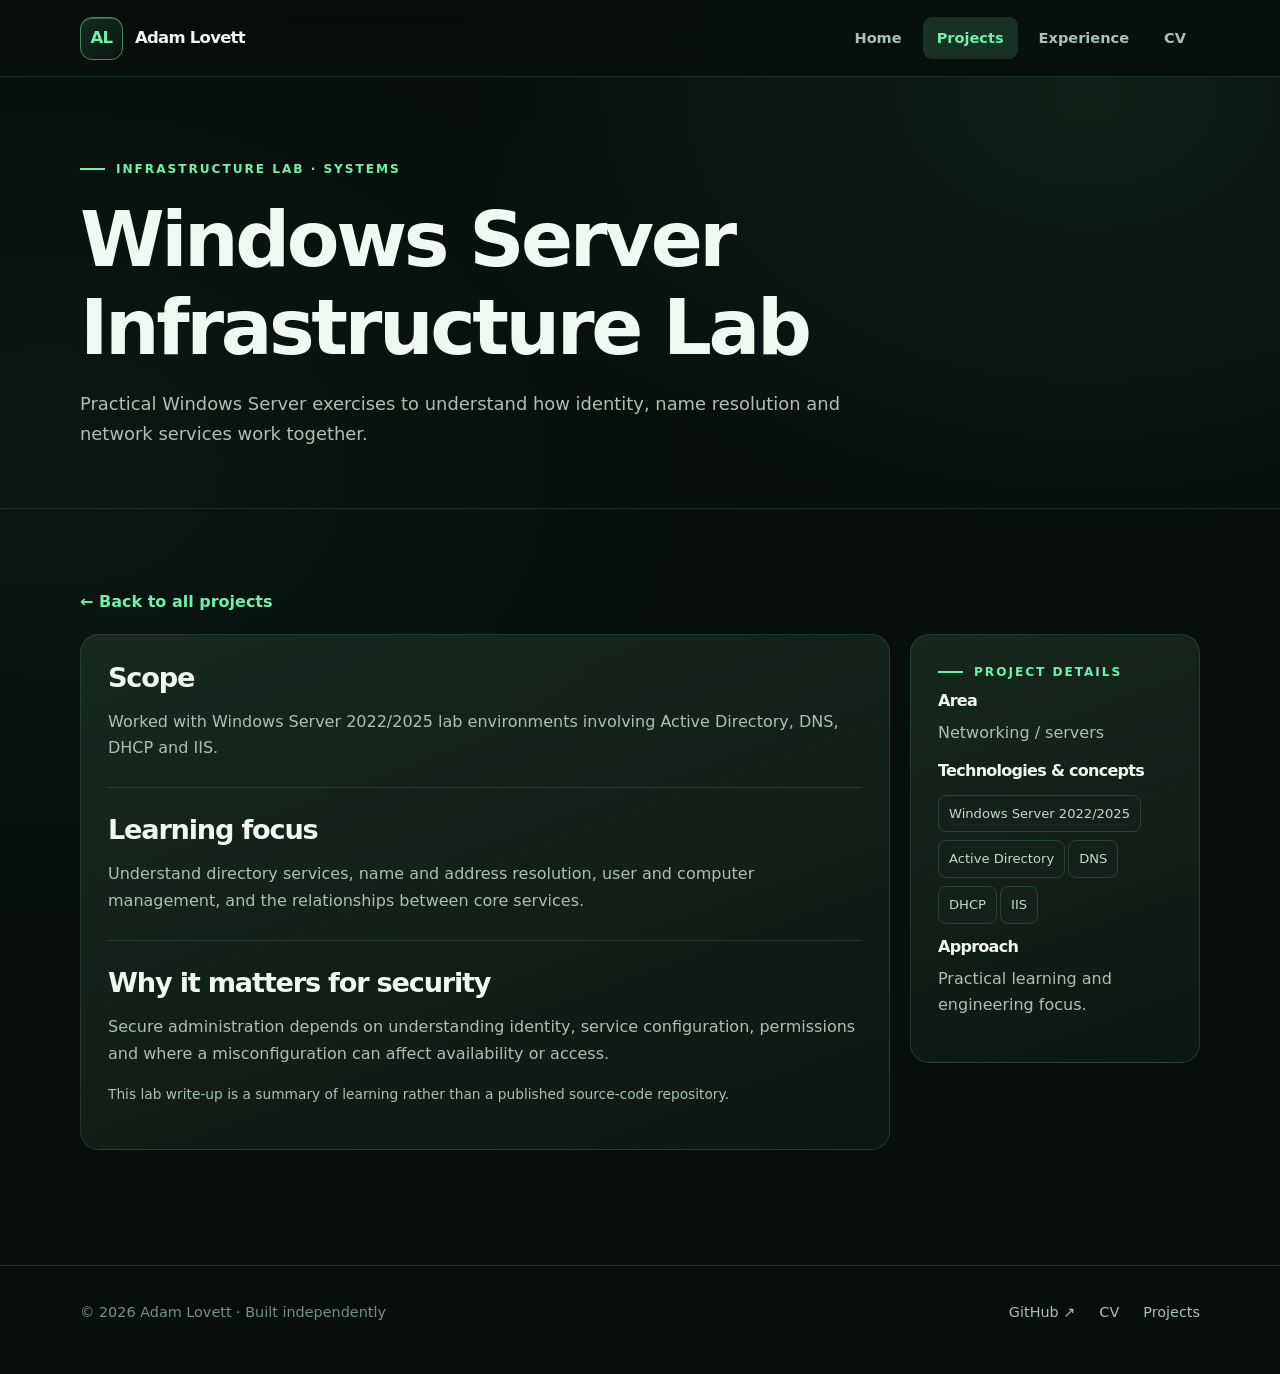
<file: projects/windows-server.html>
<!doctype html><html lang="en"><head><meta charset="utf-8"><meta name="viewport" content="width=device-width,initial-scale=1"><meta name="theme-color" content="#07100b"><meta name="description" content="Windows Server Infrastructure Lab — project case study by Adam Lovett."><title>Windows Server Infrastructure Lab | Adam Lovett</title><link rel="icon" type="image/svg+xml" href="../assets/favicon.svg"><link rel="stylesheet" href="../assets/styles.css"></head><body><a class="skip-link" href="#main">Skip to content</a><header class="site-header"><div class="container nav"><a class="identity" href="../index.html" aria-label="Adam Lovett home"><span class="monogram">AL</span><span>Adam Lovett</span></a><button class="menu-button" data-menu-button type="button" aria-expanded="false" aria-controls="main-navigation">Menu</button><nav class="nav-links" id="main-navigation" data-nav aria-label="Main navigation"><a href="../index.html">Home</a>
<a href="../projects.html" class="active" aria-current="page">Projects</a>
<a href="../experience.html">Experience</a>
<a href="../cv.html">CV</a></nav></div></header><main id="main"><section class="page-hero"><div class="container"><div class="eyebrow">Infrastructure lab · Systems</div><h1>Windows Server Infrastructure Lab</h1><p>Practical Windows Server exercises to understand how identity, name resolution and network services work together.</p></div></section><section class="section"><div class="container"><a class="back-link" href="../projects.html">← Back to all projects</a><div class="case-layout"><article class="card case-main"><section><h2>Scope</h2><p>Worked with Windows Server 2022/2025 lab environments involving Active Directory, DNS, DHCP and IIS.</p></section><section><h2>Learning focus</h2><p>Understand directory services, name and address resolution, user and computer management, and the relationships between core services.</p></section><section><h2>Why it matters for security</h2><p>Secure administration depends on understanding identity, service configuration, permissions and where a misconfiguration can affect availability or access.</p></section><p class="footnote">This lab write-up is a summary of learning rather than a published source-code repository.</p></article><aside class="card case-sidebar"><div class="eyebrow">Project details</div><h3>Area</h3><p class="muted">Networking / servers</p><h3>Technologies &amp; concepts</h3><div><span class="chip">Windows Server 2022/2025</span><span class="chip">Active Directory</span><span class="chip">DNS</span><span class="chip">DHCP</span><span class="chip">IIS</span></div><h3>Approach</h3><p class="muted">Practical learning and engineering focus.</p></aside></div></div></section></main><footer class="footer"><div class="container footer-inner"><span>© <span data-year>2026</span> Adam Lovett · Built independently</span><div class="footer-links"><a href="https://github.com/McLovettt" target="_blank" rel="noopener noreferrer">GitHub ↗</a><a href="../cv.html">CV</a><a href="../projects.html">Projects</a></div></div></footer><script src="../assets/app.js" defer></script></body></html>
</file>
<file: assets/styles.css>
/* Adam Lovett — independently designed emerald portfolio */
:root{color-scheme:dark;--bg:#070e0c;--bg-alt:#0b1411;--panel:#101c17;--panel2:#14231c;--line:#284236;--line-faint:rgba(165,250,201,.13);--text:#f0f8f2;--muted:#a9c2b3;--faint:#779183;--emerald:#6df1ab;--mint:#b0f6cf;--deep:#1a8055;--focus:#c1ffe1;--radius:19px;--max:1120px}
*{box-sizing:border-box}html{scroll-behavior:smooth}body{margin:0;background:radial-gradient(ellipse 650px 460px at 85% 7%,rgba(43,128,80,.17),transparent),radial-gradient(ellipse 700px 500px at 4% 34%,rgba(42,143,108,.075),transparent),var(--bg);color:var(--text);font:16px/1.65 system-ui,-apple-system,BlinkMacSystemFont,"Segoe UI",sans-serif;-webkit-font-smoothing:antialiased}a{color:inherit;text-decoration:none}a:hover{color:var(--emerald)}button{font:inherit;cursor:pointer}a:focus-visible,button:focus-visible{outline:3px solid var(--focus);outline-offset:4px}::selection{background:#226c4b;color:#fff}p{margin:0 0 1rem}ul{padding-left:1.3rem}li+li{margin-top:.5rem}.container{width:min(calc(100% - 38px),var(--max));margin-inline:auto}.skip-link{position:absolute;z-index:200;top:-80px;left:16px;background:var(--emerald);color:#07120b;padding:9px 15px;border-radius:9px}.skip-link:focus{top:10px}.site-header{position:sticky;top:0;z-index:30;background:rgba(7,14,12,.86);backdrop-filter:blur(16px);border-bottom:1px solid var(--line-faint)}.nav{height:76px;display:flex;align-items:center;justify-content:space-between;gap:20px}.identity{display:flex;align-items:center;gap:12px;font-weight:800;letter-spacing:-.045em;font-size:1.03rem}.monogram{display:grid;place-items:center;width:43px;height:43px;border:1px solid #438965;border-radius:12px;color:var(--emerald);background:linear-gradient(140deg,#132c20,#0b1712);box-shadow:inset 0 1px 0 #326147}.nav-links{display:flex;gap:7px;align-items:center}.nav-links a{padding:9px 14px;border-radius:9px;color:var(--muted);font-size:.91rem;font-weight:650}.nav-links a:hover,.nav-links a.active{background:#173125;color:var(--emerald)}.menu-button{display:none;background:var(--panel);border:1px solid var(--line);color:var(--text);padding:8px 12px;border-radius:10px}.hero{padding:110px 0 90px;border-bottom:1px solid var(--line-faint);overflow:hidden}.hero-grid{display:grid;grid-template-columns:1.12fr .88fr;align-items:center;gap:50px}.eyebrow{display:flex;align-items:center;gap:11px;color:var(--emerald);font-size:.76rem;text-transform:uppercase;letter-spacing:.16em;font-weight:850}.eyebrow::before{content:"";height:2px;width:25px;background:var(--emerald)}h1,h2,h3{line-height:1.14;letter-spacing:-.045em}h1{font-size:clamp(3.2rem,6.6vw,5.7rem);margin:18px 0 23px;font-weight:850}h2{font-size:clamp(2rem,3.8vw,3rem);margin:10px 0 0}h3{font-size:1.36rem;margin:10px 0}.highlight{color:var(--emerald)}.lead{color:var(--muted);font-size:1.15rem;max-width:680px}.buttons{display:flex;flex-wrap:wrap;gap:12px;margin-top:30px}.button{display:inline-flex;align-items:center;justify-content:center;gap:10px;min-height:47px;padding:10px 18px;background:#14251c;border:1px solid #355341;border-radius:11px;color:var(--text);font-weight:720;transition:transform .2s,background .2s}.button:hover{background:#1b3828;color:#fff;transform:translateY(-2px)}.button.primary{background:var(--emerald);border-color:var(--emerald);color:#07140c}.button.primary:hover{background:var(--mint);color:#07140c}.meta-row{display:flex;flex-wrap:wrap;gap:14px;margin-top:27px;color:var(--faint);font-size:.88rem}.meta-row span+span::before{content:"•";margin-right:14px;color:#4a7d60}.system-graphic{border:1px solid #345641;background:linear-gradient(140deg,rgba(33,78,54,.32),rgba(10,23,17,.95));border-radius:24px;box-shadow:0 45px 100px rgba(0,0,0,.26),0 0 70px rgba(74,234,144,.06);padding:20px;transform:rotate(1deg)}.graphic-head{display:flex;align-items:center;justify-content:space-between;color:#95d4ac;font:700 .69rem/1.3 ui-monospace,Consolas,monospace;letter-spacing:.12em}.graphic-dots{display:flex;gap:6px}.graphic-dots i{width:7px;height:7px;border-radius:100%;background:#47755c}.graphic-dots i:first-child{background:var(--emerald)}.system-graphic svg{display:block;width:100%;height:auto;margin-top:14px}.graphic-footer{display:flex;align-items:center;gap:8px;font:650 .69rem ui-monospace,Consolas,monospace;color:#a8dac0;border-top:1px solid var(--line-faint);padding-top:16px}.pulse{display:inline-block;height:8px;width:8px;border-radius:50%;background:var(--emerald);box-shadow:0 0 15px var(--emerald)}.section{padding:80px 0}.section.border{border-top:1px solid var(--line-faint)}.section-top{display:flex;justify-content:space-between;align-items:end;gap:32px;margin-bottom:30px}.section-top>p{max-width:500px;color:var(--muted)}.grid{display:grid;gap:18px}.grid.two{grid-template-columns:repeat(2,minmax(0,1fr))}.grid.three{grid-template-columns:repeat(3,minmax(0,1fr))}.card{background:linear-gradient(160deg,rgba(26,48,35,.78),rgba(14,25,19,.9));border:1px solid var(--line-faint);border-radius:var(--radius);padding:27px;min-width:0}.card:hover{border-color:#315943}.card p,.card li{color:var(--muted)}.card .kicker{font-size:.73rem;letter-spacing:.13em;color:var(--emerald);font-weight:850;text-transform:uppercase}.capability{min-height:235px}.card-icon{display:grid;place-items:center;width:42px;height:42px;margin-bottom:18px;border:1px solid #366849;background:#1b3929;color:var(--emerald);font-size:1.2rem;border-radius:11px}.project-card{display:flex;flex-direction:column;min-height:300px}.tag-row{display:flex;flex-wrap:wrap;gap:7px}.tag{display:inline-flex;padding:5px 10px;color:#b6d4c2;border:1px solid #34523f;background:#16291e;border-radius:99px;font-size:.75rem;font-weight:640}.tag.feature{color:var(--emerald);background:#123a24;border-color:#2e6a44}.project-card h3{font-size:1.52rem;margin:18px 0 10px}.project-card .actions{margin-top:auto;padding-top:16px}.text-link{font-weight:780;color:var(--emerald)}.text-link:hover{text-decoration:underline;text-underline-offset:4px}.strip{border:1px solid #326b4b;background:linear-gradient(110deg,#103222,#0f1d15);padding:36px 40px;border-radius:21px;display:flex;justify-content:space-between;gap:30px;align-items:center}.strip h2{font-size:clamp(1.7rem,3.3vw,2.5rem);max-width:740px}.strip p{margin-top:15px;color:var(--muted);max-width:710px}.page-hero{padding:82px 0 44px;border-bottom:1px solid var(--line-faint)}.page-hero h1{font-size:clamp(3rem,6vw,5rem);max-width:980px;margin:17px 0 18px}.page-hero p{max-width:800px;color:var(--muted);font-size:1.12rem}.filters{display:flex;flex-wrap:wrap;gap:10px;margin-bottom:25px}.filter{padding:9px 15px;border:1px solid #335340;color:var(--muted);background:var(--panel);border-radius:99px;font-weight:700;font-size:.87rem}.filter.active,.filter:hover{background:var(--emerald);color:#09160d;border-color:var(--emerald)}.project-card[hidden]{display:none}.timeline{display:grid;gap:16px}.role-top{display:flex;align-items:start;justify-content:space-between;gap:18px}.role h3{margin:0 0 6px}.company{color:var(--emerald);font-weight:780}.dates{color:var(--faint);font-size:.9rem;white-space:nowrap}.role ul{margin-bottom:0}.skills-grid{display:grid;grid-template-columns:repeat(2,1fr);gap:16px}.skills-grid h3{font-size:1.05rem}.chips{display:flex;flex-wrap:wrap;gap:8px;margin-top:16px}.chip{padding:7px 10px;border-radius:8px;border:1px solid var(--line);background:#12221a;font-size:.82rem;color:#c3dacb}.case-layout{display:grid;grid-template-columns:minmax(0,1fr) 290px;gap:20px;align-items:start}.case-main section+section{border-top:1px solid var(--line-faint);margin-top:26px;padding-top:26px}.case-main h2{font-size:1.7rem;margin:0 0 16px}.case-main p,.case-main li{color:var(--muted)}.case-sidebar{position:sticky;top:96px}.case-sidebar h3{font-size:1rem}.case-sidebar .chip{display:inline-block;margin:4px 3px 4px 0}.back-link{display:inline-block;margin-bottom:18px;color:var(--emerald);font-weight:740}.cv-layout{display:grid;grid-template-columns:320px minmax(0,1fr);gap:20px;align-items:start}.cv-side h3{font-size:1.04rem}.cv-side h3:not(:first-child){padding-top:20px;border-top:1px solid var(--line-faint);margin-top:24px}.cv-side p{color:var(--muted)}.cv-main section+section{margin-top:30px;padding-top:29px;border-top:1px solid var(--line-faint)}.cv-main h2{font-size:1.65rem;margin:0 0 15px}.cv-main h3{font-size:1.12rem;margin:16px 0 7px}.cv-main p,.cv-main li{color:var(--muted)}.cv-main ul{margin-bottom:10px}.muted{color:var(--muted)}.footnote{font-size:.86rem;color:var(--faint)}.footer{border-top:1px solid var(--line-faint);padding:35px 0 50px;margin-top:35px;color:var(--faint);font-size:.9rem}.footer-inner{display:flex;align-items:center;justify-content:space-between;flex-wrap:wrap;gap:18px}.footer-links{display:flex;gap:24px}.footer a{color:var(--muted)}.footer a:hover{color:var(--emerald)}
@media(max-width:950px){.hero-grid{grid-template-columns:1fr;gap:38px}.system-graphic{width:min(100%,540px);transform:none}.grid.three{grid-template-columns:repeat(2,1fr)}.cv-layout,.case-layout{grid-template-columns:1fr}.case-sidebar{position:static}}@media(max-width:700px){.container{width:min(calc(100% - 28px),var(--max))}.nav{height:69px}.menu-button{display:block}.nav-links{display:none;position:absolute;top:69px;left:14px;right:14px;background:#0d1b13;border:1px solid #30513a;border-radius:14px;padding:10px;flex-direction:column;align-items:stretch;box-shadow:0 20px 40px #0008}.nav-links.open{display:flex}.nav-links a{padding:12px}.hero{padding:66px 0 65px}.section{padding:56px 0}.grid.two,.grid.three,.skills-grid{grid-template-columns:1fr}.section-top,.role-top,.strip{flex-direction:column;align-items:start}.strip{padding:28px}.page-hero{padding:62px 0 35px}.card{padding:22px}.meta-row span+span::before{display:none}.meta-row{flex-direction:column;gap:5px}.dates{white-space:normal}.hero h1{font-size:clamp(3rem,13vw,4.5rem)}}@media(prefers-reduced-motion:reduce){*{scroll-behavior:auto!important;transition:none!important}}@media print{ :root{color-scheme:light}body{background:white!important;color:#111!important;font:10pt/1.35 Arial,sans-serif}.site-header,.footer,.buttons,.menu-button,.print-hide,.skip-link{display:none!important}.container{width:100%}.page-hero{padding:0 0 12px}.page-hero h1{font-size:25pt}.page-hero p,.card p,.cv-main p,.cv-main li,.cv-side p{color:#333}.cv-layout{display:block}.cv-side,.cv-main{border:0;background:none;padding:0;box-shadow:none}.cv-side{margin-bottom:15px}.cv-side h3:not(:first-child){padding-top:10px;margin-top:12px}.cv-main section+section{margin-top:12px;padding-top:12px}.cv-main h2{font-size:15pt}.card{break-inside:avoid}.highlight,.company,.kicker,.eyebrow{color:#14643d!important}}
</file>
